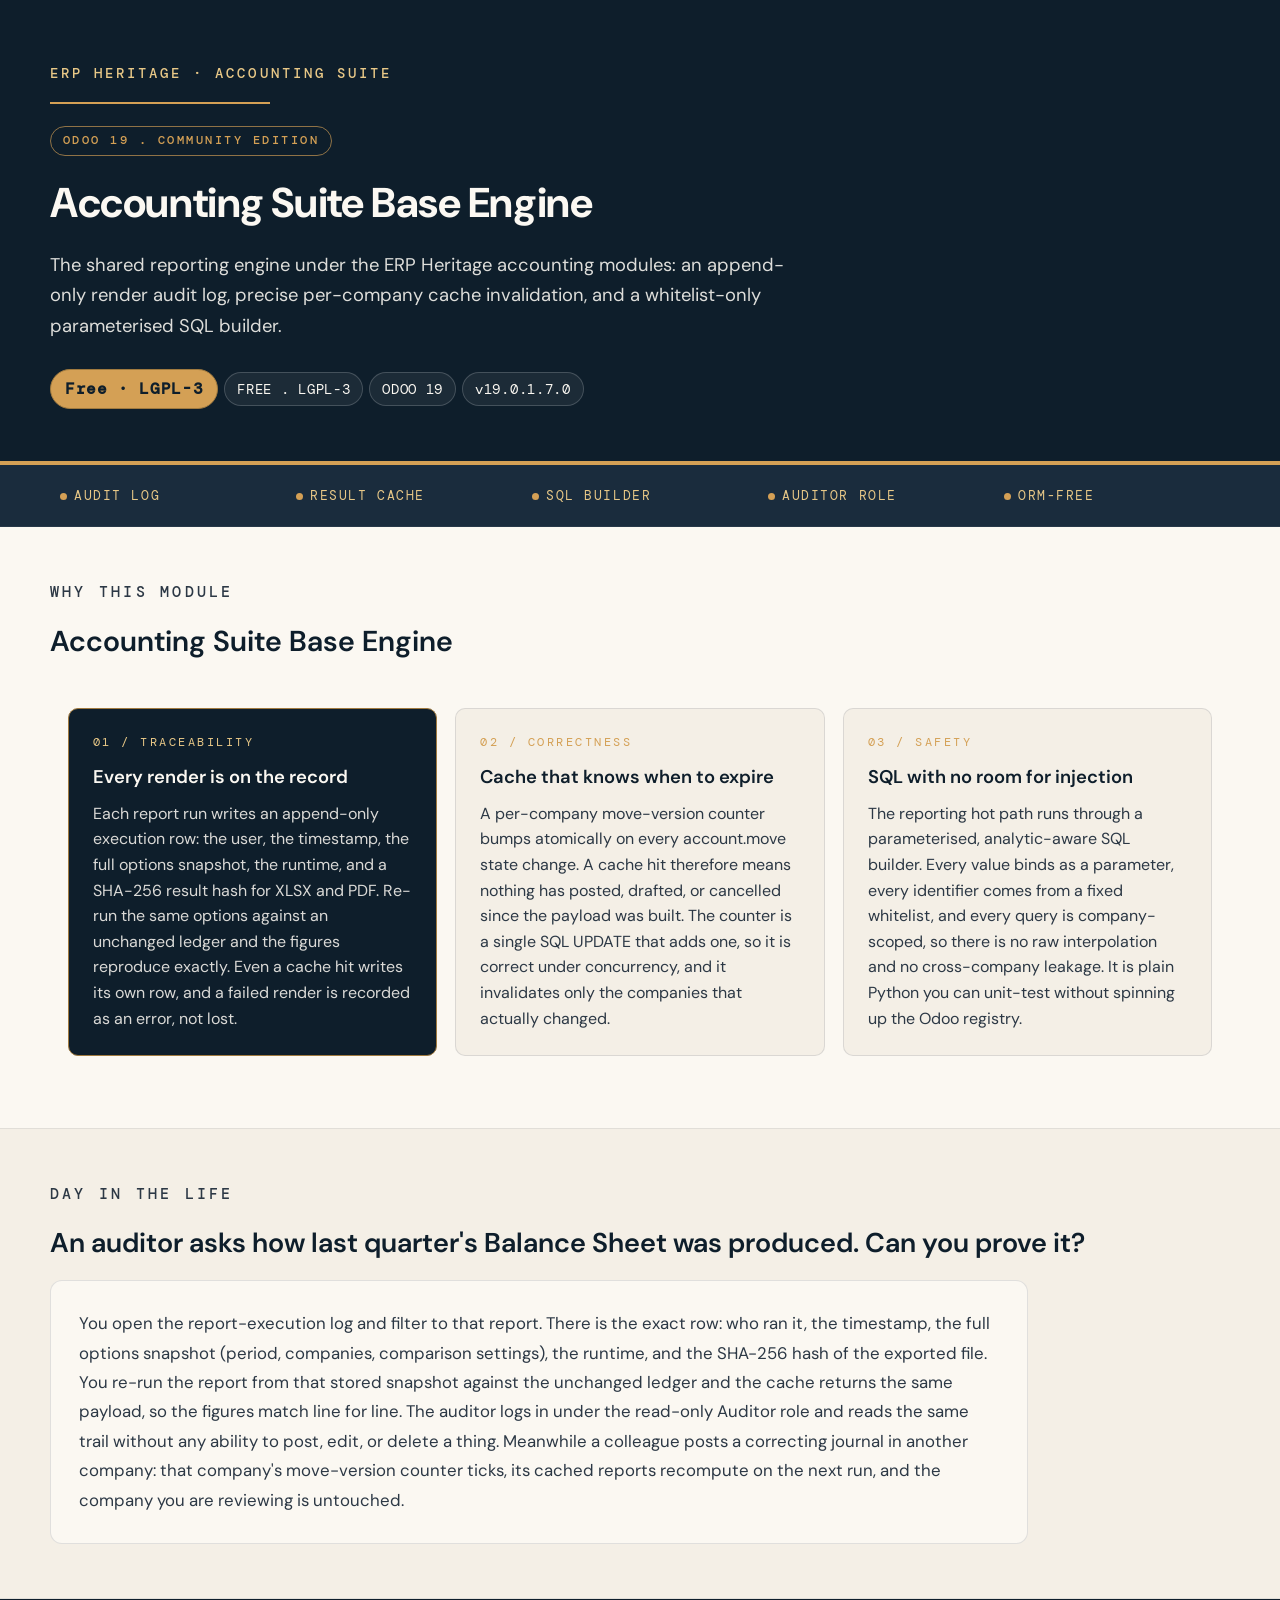
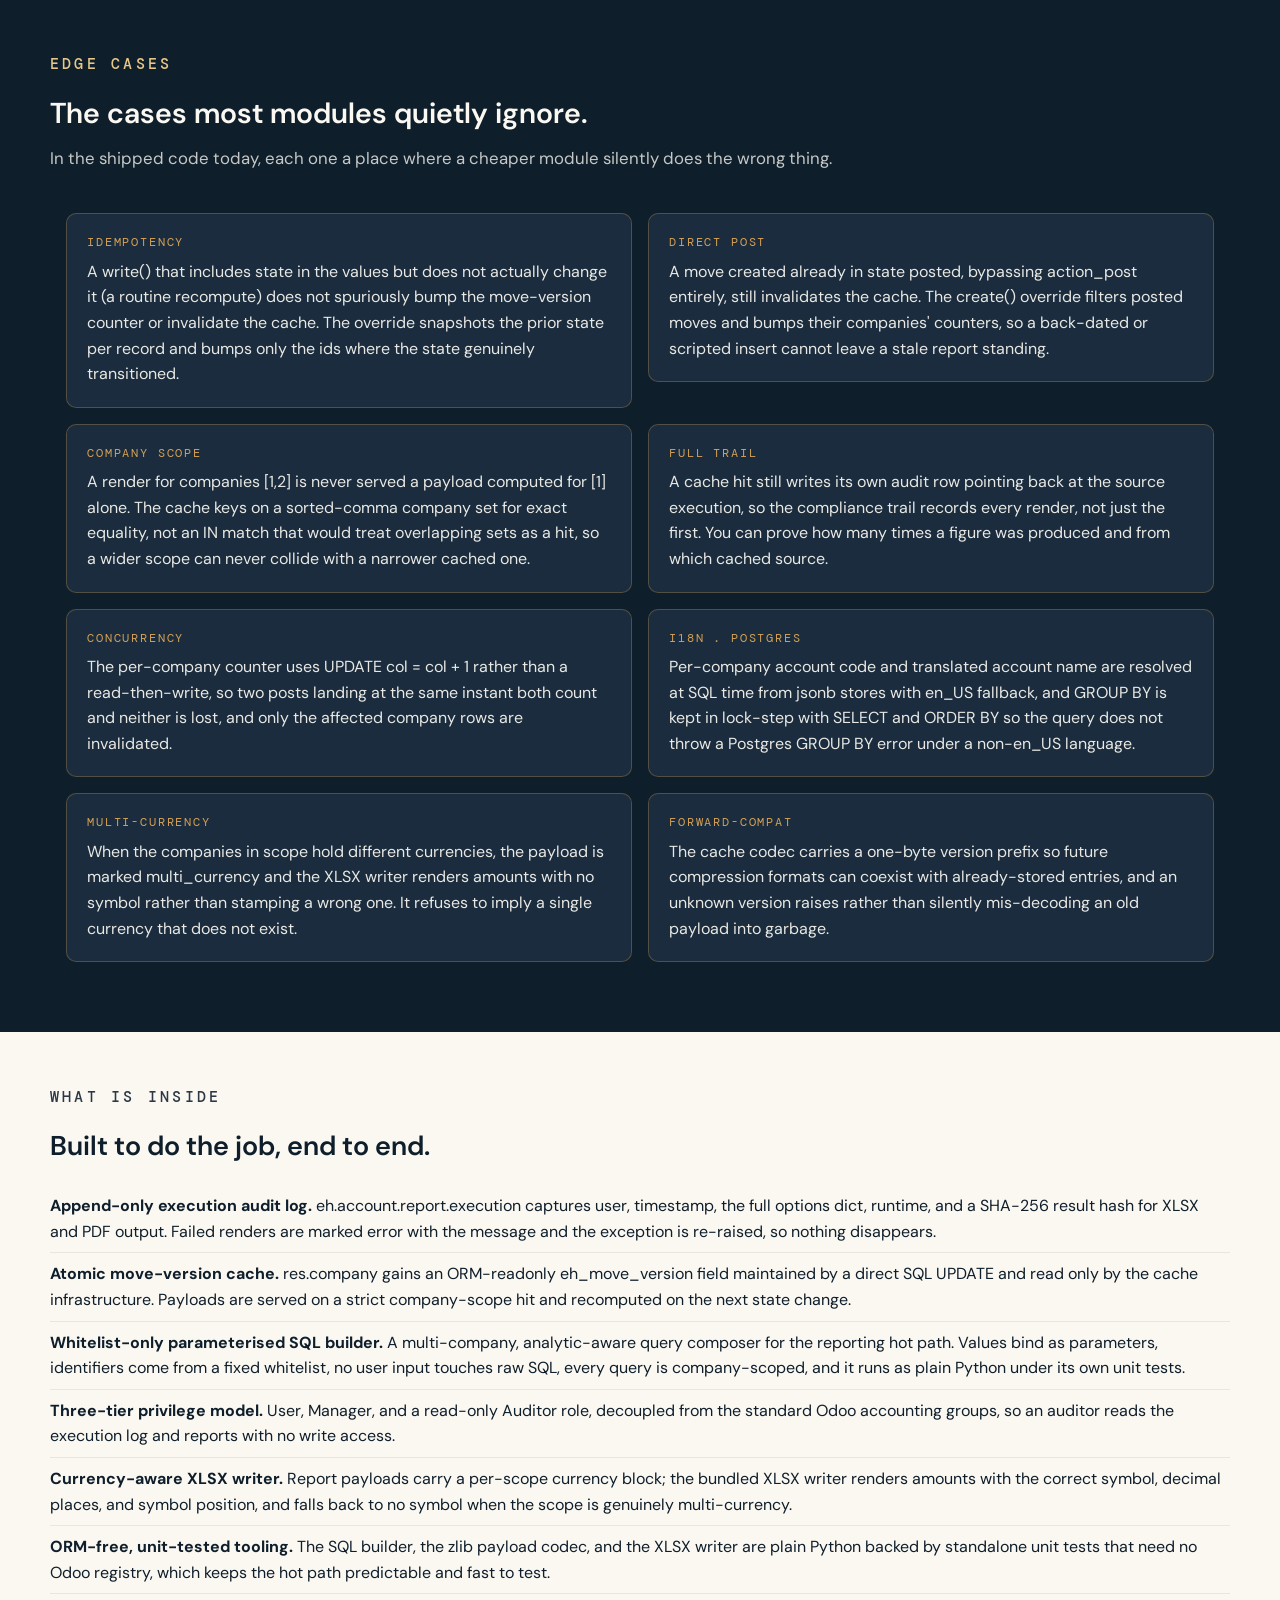
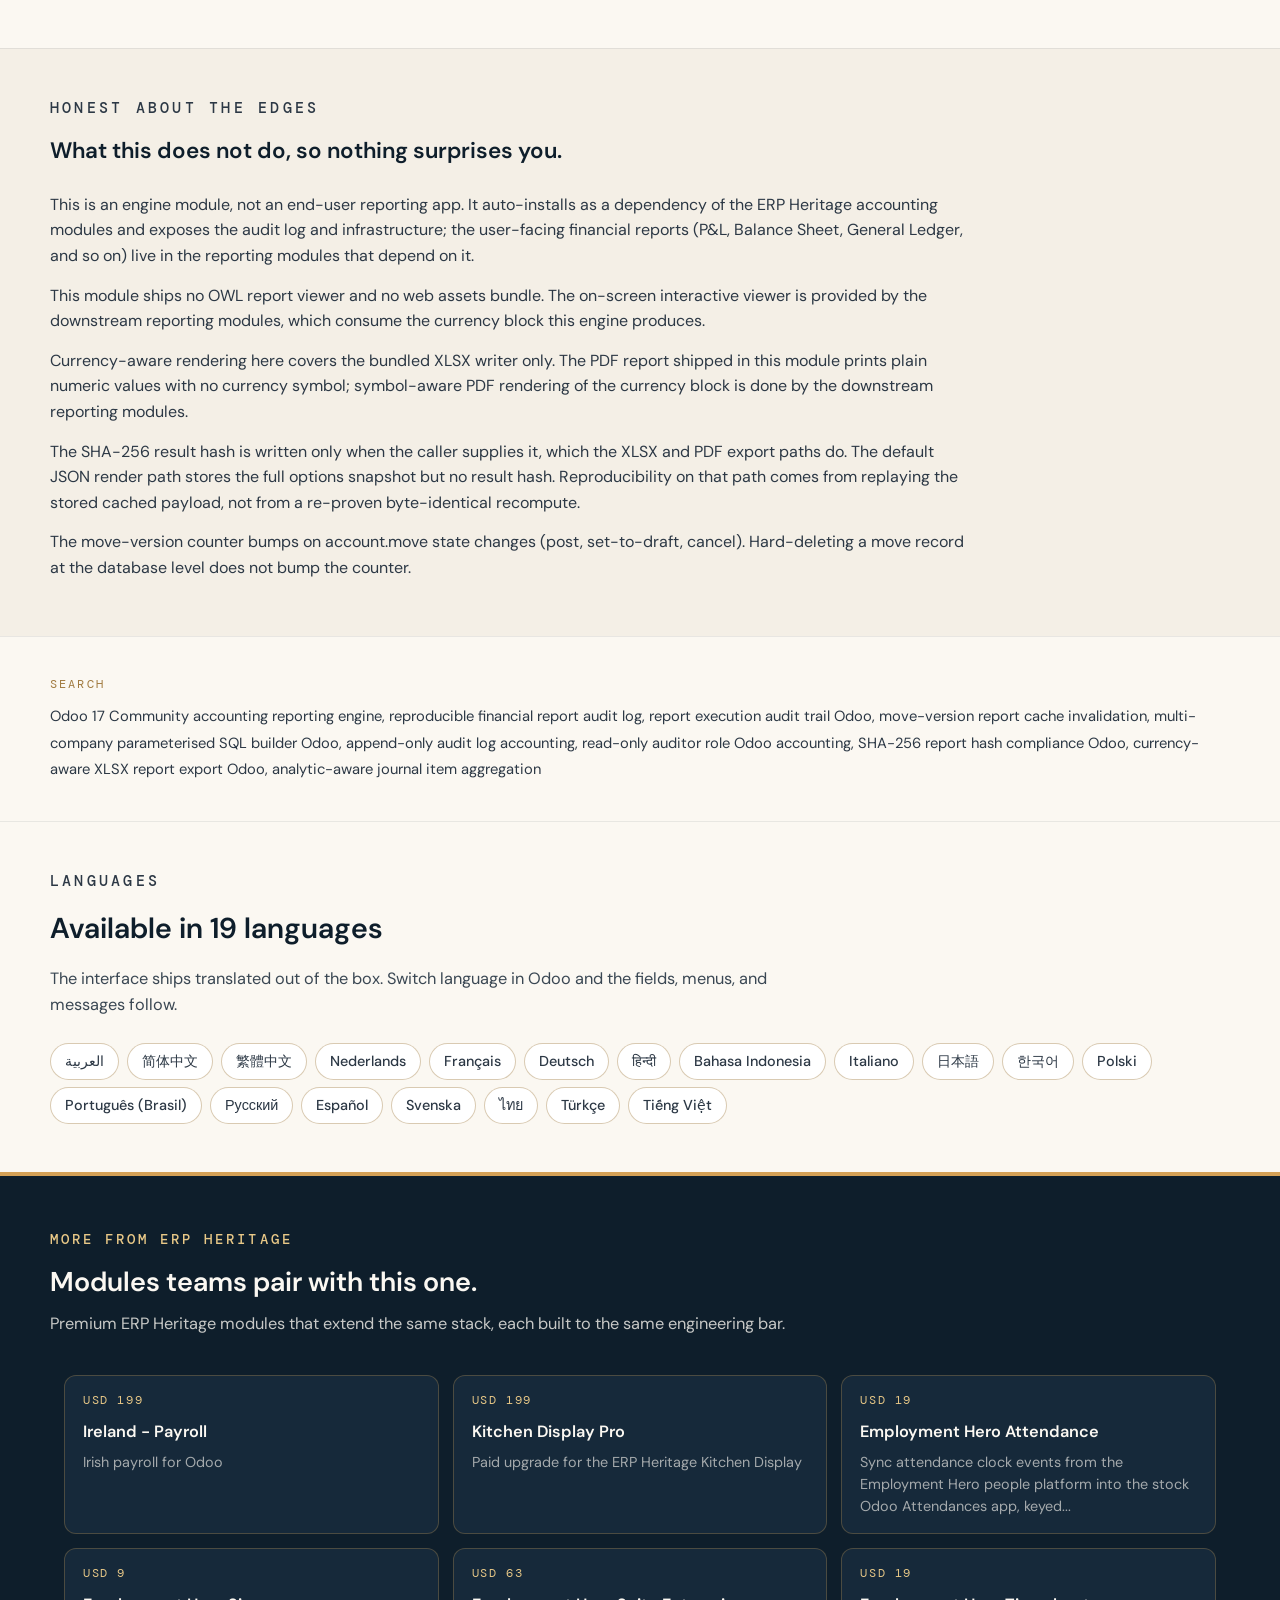
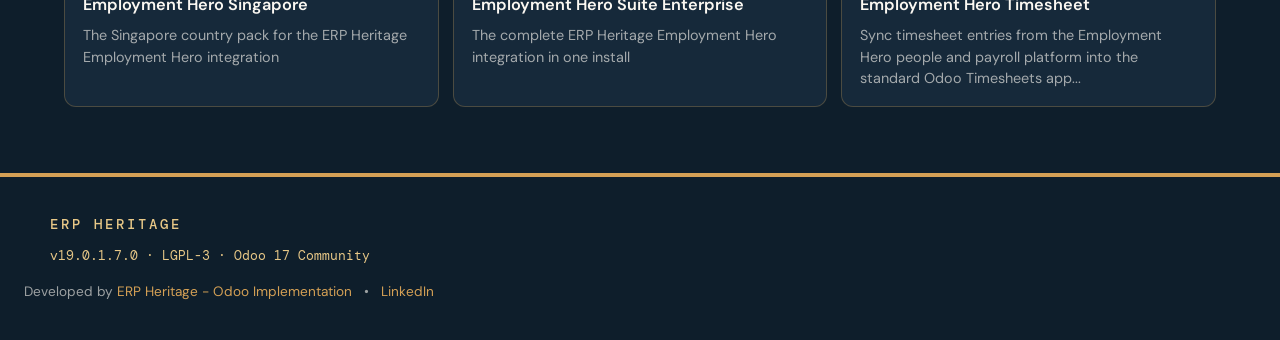
<file: custom_addons/eh_account_base/static/description/index.html>
<!DOCTYPE html>
<html lang="en">
<head>
<meta charset="UTF-8">
<title>Accounting Suite Base Engine | ERP Heritage</title>
<meta name="viewport" content="width=device-width, initial-scale=1">
<meta name="description" content="Shared reporting engine for the ERP Heritage Odoo 17 Community accounting suite, providing a reproducible report-execution audit log and a move-version result cache. Append-only audit log of every report render with user, timestamp, the full options snapshot, runtime, and a SHA-256 result hash for X">
<link rel="preconnect" href="https://fonts.googleapis.com">
<link rel="preconnect" href="https://fonts.gstatic.com" crossorigin>
<link href="https://fonts.googleapis.com/css2?family=DM+Sans:wght@400;500;600;700&family=DM+Mono:wght@400;500&display=swap" rel="stylesheet">
</head>
<body style="margin:0;padding:0;background-color:#FBF8F2;color:#0E1E2B;font-family:'DM Sans',-apple-system,BlinkMacSystemFont,'Segoe UI',Roboto,system-ui,sans-serif;font-size:16px;line-height:1.6;font-weight:400;">
<header style="background-color:#0E1E2B;color:#FBF8F2;padding:60px 24px 52px 24px;border-bottom:4px solid #D4A055;">
  <div style="max-width:1180px;margin:0 auto;">
    <div style="margin-bottom:16px;"><span style="font-size:0.86rem;font-weight:500;letter-spacing:0.22em;text-transform:uppercase;color:#E8C887;font-family:'DM Mono',ui-monospace,monospace;">ERP Heritage &middot; Accounting Suite</span></div>
    <div style="width:220px;height:2px;background-color:#D4A055;margin:14px 0 18px 0;"></div>
    <span style="display:inline-block;font-family:'DM Mono',ui-monospace,monospace;font-size:0.78rem;font-weight:500;letter-spacing:0.2em;text-transform:uppercase;color:#D4A055;padding:4px 12px;border:1px solid rgba(212,160,85,0.65);border-radius:999px;margin:4px 6px 8px 0;">ODOO 19 . COMMUNITY EDITION</span>
    <h1 style="font-size:2.6rem;margin:6px 0 10px 0;font-weight:700;letter-spacing:-0.01em;color:#FBF8F2;">Accounting Suite Base Engine</h1>
    <p style="margin:14px 0 0 0;font-size:1.15rem;line-height:1.65;max-width:760px;color:rgba(251,248,242,0.88);">The shared reporting engine under the ERP Heritage accounting modules: an append-only render audit log, precise per-company cache invalidation, and a whitelist-only parameterised SQL builder.</p>
    <div style="margin-top:24px;"><span style="display:inline-block;background-color:#D4A055;border:1px solid #A07A3F;color:#0E1E2B;padding:6px 14px;border-radius:999px;font-size:1.0rem;letter-spacing:0.04em;font-family:'DM Mono',ui-monospace,monospace;margin:4px 6px 0 0;font-weight:600;">Free · LGPL-3</span><span style="display:inline-block;background-color:rgba(255,255,255,0.06);border:1px solid rgba(255,255,255,0.18);color:#FBF8F2;padding:5px 12px;border-radius:999px;font-size:0.86rem;letter-spacing:0.05em;font-family:'DM Mono',ui-monospace,monospace;margin:4px 6px 0 0;">FREE . LGPL-3</span><span style="display:inline-block;background-color:rgba(255,255,255,0.06);border:1px solid rgba(255,255,255,0.18);color:#FBF8F2;padding:5px 12px;border-radius:999px;font-size:0.86rem;letter-spacing:0.05em;font-family:'DM Mono',ui-monospace,monospace;margin:4px 6px 0 0;">ODOO 19</span><span style="display:inline-block;background-color:rgba(255,255,255,0.06);border:1px solid rgba(255,255,255,0.18);color:#FBF8F2;padding:5px 12px;border-radius:999px;font-size:0.86rem;letter-spacing:0.05em;font-family:'DM Mono',ui-monospace,monospace;margin:4px 6px 0 0;">v19.0.1.7.0</span></div>
  </div>
</header>
<section style="background-color:#1A2C3D;color:#FBF8F2;padding:20px 0;border-bottom:1px solid rgba(255,255,255,0.06);">
  <div style="max-width:1180px;margin:0 auto;padding:0 24px;display:table;width:100%;table-layout:fixed;"><div style="display:table-cell;font-family:'DM Mono',ui-monospace,monospace;font-size:0.82rem;letter-spacing:0.12em;text-transform:uppercase;color:#E8C887;padding:0 10px;vertical-align:middle;"><span style="display:inline-block;width:7px;height:7px;background-color:#D4A055;border-radius:50%;margin-right:7px;vertical-align:middle;"></span>Audit log</div><div style="display:table-cell;font-family:'DM Mono',ui-monospace,monospace;font-size:0.82rem;letter-spacing:0.12em;text-transform:uppercase;color:#E8C887;padding:0 10px;vertical-align:middle;"><span style="display:inline-block;width:7px;height:7px;background-color:#D4A055;border-radius:50%;margin-right:7px;vertical-align:middle;"></span>Result cache</div><div style="display:table-cell;font-family:'DM Mono',ui-monospace,monospace;font-size:0.82rem;letter-spacing:0.12em;text-transform:uppercase;color:#E8C887;padding:0 10px;vertical-align:middle;"><span style="display:inline-block;width:7px;height:7px;background-color:#D4A055;border-radius:50%;margin-right:7px;vertical-align:middle;"></span>SQL builder</div><div style="display:table-cell;font-family:'DM Mono',ui-monospace,monospace;font-size:0.82rem;letter-spacing:0.12em;text-transform:uppercase;color:#E8C887;padding:0 10px;vertical-align:middle;"><span style="display:inline-block;width:7px;height:7px;background-color:#D4A055;border-radius:50%;margin-right:7px;vertical-align:middle;"></span>Auditor role</div><div style="display:table-cell;font-family:'DM Mono',ui-monospace,monospace;font-size:0.82rem;letter-spacing:0.12em;text-transform:uppercase;color:#E8C887;padding:0 10px;vertical-align:middle;"><span style="display:inline-block;width:7px;height:7px;background-color:#D4A055;border-radius:50%;margin-right:7px;vertical-align:middle;"></span>ORM-free</div></div>
</section>
<section style="padding:54px 0;background-color:#FBF8F2;">
  <div style="max-width:1180px;margin:0 auto;padding:0 24px;">
    <h2 style="font-size:0.92rem;text-transform:uppercase;letter-spacing:0.22em;color:#2C3845;margin:0 0 14px 0;font-weight:500;font-family:'DM Mono',ui-monospace,monospace;">Why this module</h2>
    <h3 style="font-size:1.8rem;margin:0 0 26px 0;font-weight:600;color:#0E1E2B;">Accounting Suite Base Engine</h3>
    <div style="display:table;width:100%;border-collapse:separate;border-spacing:18px;"><div style="display:table-row;"><div style="display:table-cell;width:33.33%;vertical-align:top;"><div style="background-color:#0E1E2B;color:#FBF8F2;border:1px solid #A07A3F;padding:24px;border-radius:10px;height:100%;box-sizing:border-box;"><div style="font-family:'DM Mono',ui-monospace,monospace;font-size:0.78rem;letter-spacing:0.2em;color:#E8C887;margin-bottom:10px;">01 / TRACEABILITY</div><h3 style="font-size:1.15rem;font-weight:600;margin:0 0 8px 0;color:#FBF8F2;">Every render is on the record</h3><p style="font-size:1.0rem;color:rgba(251,248,242,0.86);line-height:1.6;margin:0;">Each report run writes an append-only execution row: the user, the timestamp, the full options snapshot, the runtime, and a SHA-256 result hash for XLSX and PDF. Re-run the same options against an unchanged ledger and the figures reproduce exactly. Even a cache hit writes its own row, and a failed render is recorded as an error, not lost.</p></div></div><div style="display:table-cell;width:33.33%;vertical-align:top;"><div style="background-color:#F4EFE6;color:#0E1E2B;border:1px solid rgba(58,74,92,0.14);padding:24px;border-radius:10px;height:100%;box-sizing:border-box;"><div style="font-family:'DM Mono',ui-monospace,monospace;font-size:0.78rem;letter-spacing:0.2em;color:#D4A055;margin-bottom:10px;">02 / CORRECTNESS</div><h3 style="font-size:1.15rem;font-weight:600;margin:0 0 8px 0;color:#0E1E2B;">Cache that knows when to expire</h3><p style="font-size:1.0rem;color:#2C3845;line-height:1.6;margin:0;">A per-company move-version counter bumps atomically on every account.move state change. A cache hit therefore means nothing has posted, drafted, or cancelled since the payload was built. The counter is a single SQL UPDATE that adds one, so it is correct under concurrency, and it invalidates only the companies that actually changed.</p></div></div><div style="display:table-cell;width:33.33%;vertical-align:top;"><div style="background-color:#F4EFE6;color:#0E1E2B;border:1px solid rgba(58,74,92,0.14);padding:24px;border-radius:10px;height:100%;box-sizing:border-box;"><div style="font-family:'DM Mono',ui-monospace,monospace;font-size:0.78rem;letter-spacing:0.2em;color:#D4A055;margin-bottom:10px;">03 / SAFETY</div><h3 style="font-size:1.15rem;font-weight:600;margin:0 0 8px 0;color:#0E1E2B;">SQL with no room for injection</h3><p style="font-size:1.0rem;color:#2C3845;line-height:1.6;margin:0;">The reporting hot path runs through a parameterised, analytic-aware SQL builder. Every value binds as a parameter, every identifier comes from a fixed whitelist, and every query is company-scoped, so there is no raw interpolation and no cross-company leakage. It is plain Python you can unit-test without spinning up the Odoo registry.</p></div></div></div></div>
  </div>
</section>
<section style="padding:54px 0;background-color:#F4EFE6;border-top:1px solid rgba(58,74,92,0.10);border-bottom:1px solid rgba(58,74,92,0.10);">
  <div style="max-width:1180px;margin:0 auto;padding:0 24px;">
    <h2 style="font-size:0.92rem;text-transform:uppercase;letter-spacing:0.22em;color:#2C3845;margin:0 0 14px 0;font-weight:500;font-family:'DM Mono',ui-monospace,monospace;">Day in the life</h2>
    <h3 style="font-size:1.7rem;margin:0 0 16px 0;font-weight:600;color:#0E1E2B;">An auditor asks how last quarter's Balance Sheet was produced. Can you prove it?</h3>
    <div style="background-color:#FBF8F2;border:1px solid rgba(58,74,92,0.14);border-radius:12px;padding:28px;max-width:920px;">
      <p style="font-size:1.05rem;line-height:1.75;color:#2C3845;margin:0;">You open the report-execution log and filter to that report. There is the exact row: who ran it, the timestamp, the full options snapshot (period, companies, comparison settings), the runtime, and the SHA-256 hash of the exported file. You re-run the report from that stored snapshot against the unchanged ledger and the cache returns the same payload, so the figures match line for line. The auditor logs in under the read-only Auditor role and reads the same trail without any ability to post, edit, or delete a thing. Meanwhile a colleague posts a correcting journal in another company: that company's move-version counter ticks, its cached reports recompute on the next run, and the company you are reviewing is untouched.</p>
    </div>
  </div>
</section>
<section style="padding:54px 0;background-color:#0E1E2B;color:#FBF8F2;">
  <div style="max-width:1180px;margin:0 auto;padding:0 24px;">
    <h2 style="font-size:0.92rem;text-transform:uppercase;letter-spacing:0.22em;color:#E8C887;margin:0 0 14px 0;font-weight:500;font-family:'DM Mono',ui-monospace,monospace;">Edge cases</h2>
    <h3 style="font-size:1.8rem;margin:0 0 8px 0;font-weight:600;color:#FBF8F2;">The cases most modules quietly ignore.</h3>
    <p style="font-size:1.05rem;color:rgba(251,248,242,0.78);margin:0 0 26px 0;max-width:820px;">In the shipped code today, each one a place where a cheaper module silently does the wrong thing.</p>
    <div style="display:table;width:100%;border-collapse:separate;border-spacing:16px;"><div style="display:table-row;"><div style="display:table-cell;width:50%;vertical-align:top;"><div style="background-color:#1A2C3D;border:1px solid rgba(212,160,85,0.30);border-radius:10px;padding:20px;height:100%;box-sizing:border-box;"><div style="font-family:'DM Mono',ui-monospace,monospace;font-size:0.72rem;letter-spacing:0.16em;color:#D4A055;margin-bottom:6px;">IDEMPOTENCY</div><p style="margin:0;font-size:1.0rem;line-height:1.6;color:rgba(251,248,242,0.92);">A write() that includes state in the values but does not actually change it (a routine recompute) does not spuriously bump the move-version counter or invalidate the cache. The override snapshots the prior state per record and bumps only the ids where the state genuinely transitioned.</p></div></div><div style="display:table-cell;width:50%;vertical-align:top;"><div style="background-color:#1A2C3D;border:1px solid rgba(212,160,85,0.30);border-radius:10px;padding:20px;height:100%;box-sizing:border-box;"><div style="font-family:'DM Mono',ui-monospace,monospace;font-size:0.72rem;letter-spacing:0.16em;color:#D4A055;margin-bottom:6px;">DIRECT POST</div><p style="margin:0;font-size:1.0rem;line-height:1.6;color:rgba(251,248,242,0.92);">A move created already in state posted, bypassing action_post entirely, still invalidates the cache. The create() override filters posted moves and bumps their companies' counters, so a back-dated or scripted insert cannot leave a stale report standing.</p></div></div></div><div style="display:table-row;"><div style="display:table-cell;width:50%;vertical-align:top;"><div style="background-color:#1A2C3D;border:1px solid rgba(212,160,85,0.30);border-radius:10px;padding:20px;height:100%;box-sizing:border-box;"><div style="font-family:'DM Mono',ui-monospace,monospace;font-size:0.72rem;letter-spacing:0.16em;color:#D4A055;margin-bottom:6px;">COMPANY SCOPE</div><p style="margin:0;font-size:1.0rem;line-height:1.6;color:rgba(251,248,242,0.92);">A render for companies [1,2] is never served a payload computed for [1] alone. The cache keys on a sorted-comma company set for exact equality, not an IN match that would treat overlapping sets as a hit, so a wider scope can never collide with a narrower cached one.</p></div></div><div style="display:table-cell;width:50%;vertical-align:top;"><div style="background-color:#1A2C3D;border:1px solid rgba(212,160,85,0.30);border-radius:10px;padding:20px;height:100%;box-sizing:border-box;"><div style="font-family:'DM Mono',ui-monospace,monospace;font-size:0.72rem;letter-spacing:0.16em;color:#D4A055;margin-bottom:6px;">FULL TRAIL</div><p style="margin:0;font-size:1.0rem;line-height:1.6;color:rgba(251,248,242,0.92);">A cache hit still writes its own audit row pointing back at the source execution, so the compliance trail records every render, not just the first. You can prove how many times a figure was produced and from which cached source.</p></div></div></div><div style="display:table-row;"><div style="display:table-cell;width:50%;vertical-align:top;"><div style="background-color:#1A2C3D;border:1px solid rgba(212,160,85,0.30);border-radius:10px;padding:20px;height:100%;box-sizing:border-box;"><div style="font-family:'DM Mono',ui-monospace,monospace;font-size:0.72rem;letter-spacing:0.16em;color:#D4A055;margin-bottom:6px;">CONCURRENCY</div><p style="margin:0;font-size:1.0rem;line-height:1.6;color:rgba(251,248,242,0.92);">The per-company counter uses UPDATE col = col + 1 rather than a read-then-write, so two posts landing at the same instant both count and neither is lost, and only the affected company rows are invalidated.</p></div></div><div style="display:table-cell;width:50%;vertical-align:top;"><div style="background-color:#1A2C3D;border:1px solid rgba(212,160,85,0.30);border-radius:10px;padding:20px;height:100%;box-sizing:border-box;"><div style="font-family:'DM Mono',ui-monospace,monospace;font-size:0.72rem;letter-spacing:0.16em;color:#D4A055;margin-bottom:6px;">I18N . POSTGRES</div><p style="margin:0;font-size:1.0rem;line-height:1.6;color:rgba(251,248,242,0.92);">Per-company account code and translated account name are resolved at SQL time from jsonb stores with en_US fallback, and GROUP BY is kept in lock-step with SELECT and ORDER BY so the query does not throw a Postgres GROUP BY error under a non-en_US language.</p></div></div></div><div style="display:table-row;"><div style="display:table-cell;width:50%;vertical-align:top;"><div style="background-color:#1A2C3D;border:1px solid rgba(212,160,85,0.30);border-radius:10px;padding:20px;height:100%;box-sizing:border-box;"><div style="font-family:'DM Mono',ui-monospace,monospace;font-size:0.72rem;letter-spacing:0.16em;color:#D4A055;margin-bottom:6px;">MULTI-CURRENCY</div><p style="margin:0;font-size:1.0rem;line-height:1.6;color:rgba(251,248,242,0.92);">When the companies in scope hold different currencies, the payload is marked multi_currency and the XLSX writer renders amounts with no symbol rather than stamping a wrong one. It refuses to imply a single currency that does not exist.</p></div></div><div style="display:table-cell;width:50%;vertical-align:top;"><div style="background-color:#1A2C3D;border:1px solid rgba(212,160,85,0.30);border-radius:10px;padding:20px;height:100%;box-sizing:border-box;"><div style="font-family:'DM Mono',ui-monospace,monospace;font-size:0.72rem;letter-spacing:0.16em;color:#D4A055;margin-bottom:6px;">FORWARD-COMPAT</div><p style="margin:0;font-size:1.0rem;line-height:1.6;color:rgba(251,248,242,0.92);">The cache codec carries a one-byte version prefix so future compression formats can coexist with already-stored entries, and an unknown version raises rather than silently mis-decoding an old payload into garbage.</p></div></div></div></div>
  </div>
</section>
<section style="padding:54px 0;background-color:#FBF8F2;">
  <div style="max-width:1180px;margin:0 auto;padding:0 24px;">
    <h2 style="font-size:0.92rem;text-transform:uppercase;letter-spacing:0.22em;color:#2C3845;margin:0 0 14px 0;font-weight:500;font-family:'DM Mono',ui-monospace,monospace;">What is inside</h2>
    <h3 style="font-size:1.7rem;margin:0 0 18px 0;font-weight:600;color:#0E1E2B;">Built to do the job, end to end.</h3>
    <ul style="margin:0;padding:0;list-style:none;"><li style="padding:8px 0;border-bottom:1px solid rgba(58,74,92,0.10);"><strong>Append-only execution audit log.</strong> eh.account.report.execution captures user, timestamp, the full options dict, runtime, and a SHA-256 result hash for XLSX and PDF output. Failed renders are marked error with the message and the exception is re-raised, so nothing disappears.</li><li style="padding:8px 0;border-bottom:1px solid rgba(58,74,92,0.10);"><strong>Atomic move-version cache.</strong> res.company gains an ORM-readonly eh_move_version field maintained by a direct SQL UPDATE and read only by the cache infrastructure. Payloads are served on a strict company-scope hit and recomputed on the next state change.</li><li style="padding:8px 0;border-bottom:1px solid rgba(58,74,92,0.10);"><strong>Whitelist-only parameterised SQL builder.</strong> A multi-company, analytic-aware query composer for the reporting hot path. Values bind as parameters, identifiers come from a fixed whitelist, no user input touches raw SQL, every query is company-scoped, and it runs as plain Python under its own unit tests.</li><li style="padding:8px 0;border-bottom:1px solid rgba(58,74,92,0.10);"><strong>Three-tier privilege model.</strong> User, Manager, and a read-only Auditor role, decoupled from the standard Odoo accounting groups, so an auditor reads the execution log and reports with no write access.</li><li style="padding:8px 0;border-bottom:1px solid rgba(58,74,92,0.10);"><strong>Currency-aware XLSX writer.</strong> Report payloads carry a per-scope currency block; the bundled XLSX writer renders amounts with the correct symbol, decimal places, and symbol position, and falls back to no symbol when the scope is genuinely multi-currency.</li><li style="padding:8px 0;border-bottom:1px solid rgba(58,74,92,0.10);"><strong>ORM-free, unit-tested tooling.</strong> The SQL builder, the zlib payload codec, and the XLSX writer are plain Python backed by standalone unit tests that need no Odoo registry, which keeps the hot path predictable and fast to test.</li></ul>
  </div>
</section>
<section style="padding:48px 0;background-color:#F4EFE6;border-top:1px solid rgba(58,74,92,0.10);">
  <div style="max-width:1180px;margin:0 auto;padding:0 24px;">
    <h2 style="font-size:0.92rem;text-transform:uppercase;letter-spacing:0.22em;color:#2C3845;margin:0 0 12px 0;font-weight:500;font-family:'DM Mono',ui-monospace,monospace;">Honest about the edges</h2>
    <h3 style="font-size:1.4rem;margin:0 0 16px 0;font-weight:600;color:#0E1E2B;">What this does not do, so nothing surprises you.</h3>
    <ul style="margin:0;padding:0;list-style:none;max-width:920px;"><li style="padding:7px 0;color:#2C3845;font-size:1.0rem;line-height:1.6;">This is an engine module, not an end-user reporting app. It auto-installs as a dependency of the ERP Heritage accounting modules and exposes the audit log and infrastructure; the user-facing financial reports (P&amp;L, Balance Sheet, General Ledger, and so on) live in the reporting modules that depend on it.</li><li style="padding:7px 0;color:#2C3845;font-size:1.0rem;line-height:1.6;">This module ships no OWL report viewer and no web assets bundle. The on-screen interactive viewer is provided by the downstream reporting modules, which consume the currency block this engine produces.</li><li style="padding:7px 0;color:#2C3845;font-size:1.0rem;line-height:1.6;">Currency-aware rendering here covers the bundled XLSX writer only. The PDF report shipped in this module prints plain numeric values with no currency symbol; symbol-aware PDF rendering of the currency block is done by the downstream reporting modules.</li><li style="padding:7px 0;color:#2C3845;font-size:1.0rem;line-height:1.6;">The SHA-256 result hash is written only when the caller supplies it, which the XLSX and PDF export paths do. The default JSON render path stores the full options snapshot but no result hash. Reproducibility on that path comes from replaying the stored cached payload, not from a re-proven byte-identical recompute.</li><li style="padding:7px 0;color:#2C3845;font-size:1.0rem;line-height:1.6;">The move-version counter bumps on account.move state changes (post, set-to-draft, cancel). Hard-deleting a move record at the database level does not bump the counter.</li></ul>
  </div>
</section>
<section style="padding:38px 0;background-color:#FBF8F2;border-top:1px solid rgba(58,74,92,0.10);">
  <div style="max-width:1180px;margin:0 auto;padding:0 24px;">
    <div style="font-family:'DM Mono',ui-monospace,monospace;font-size:0.74rem;letter-spacing:0.18em;text-transform:uppercase;color:#A07A3F;margin-bottom:10px;">Search</div>
    <p style="font-size:0.92rem;color:#2C3845;line-height:1.8;margin:0;">Odoo 17 Community accounting reporting engine, reproducible financial report audit log, report execution audit trail Odoo, move-version report cache invalidation, multi-company parameterised SQL builder Odoo, append-only audit log accounting, read-only auditor role Odoo accounting, SHA-256 report hash compliance Odoo, currency-aware XLSX report export Odoo, analytic-aware journal item aggregation</p>
  </div>
</section>
<!-- eh-i18n-langs-v1 -->
<section style="padding:48px 0;background-color:#FBF8F2;border-top:1px solid rgba(14,30,43,0.08);"><div style="max-width:1180px;margin:0 auto;padding:0 24px;"><h2 style="font-size:0.92rem;text-transform:uppercase;letter-spacing:0.22em;color:#2C3845;margin:0 0 12px 0;font-weight:500;font-family:'DM Mono',ui-monospace,monospace;">Languages</h2><h3 style="font-size:1.8rem;margin:0 0 14px 0;font-weight:600;color:#0E1E2B;">Available in 19 languages</h3><p style="margin:0 0 18px 0;font-size:1.02rem;line-height:1.6;color:#3A4753;max-width:780px;">The interface ships translated out of the box. Switch language in Odoo and the fields, menus, and messages follow.</p><div style="margin:0;"><span style="display:inline-block;background-color:#FFFFFF;border:1px solid rgba(160,122,63,0.40);color:#2C3845;padding:6px 14px;border-radius:999px;font-size:0.9rem;font-weight:500;font-family:'DM Sans',-apple-system,BlinkMacSystemFont,sans-serif;margin:7px 8px 0 0;">العربية</span><span style="display:inline-block;background-color:#FFFFFF;border:1px solid rgba(160,122,63,0.40);color:#2C3845;padding:6px 14px;border-radius:999px;font-size:0.9rem;font-weight:500;font-family:'DM Sans',-apple-system,BlinkMacSystemFont,sans-serif;margin:7px 8px 0 0;">简体中文</span><span style="display:inline-block;background-color:#FFFFFF;border:1px solid rgba(160,122,63,0.40);color:#2C3845;padding:6px 14px;border-radius:999px;font-size:0.9rem;font-weight:500;font-family:'DM Sans',-apple-system,BlinkMacSystemFont,sans-serif;margin:7px 8px 0 0;">繁體中文</span><span style="display:inline-block;background-color:#FFFFFF;border:1px solid rgba(160,122,63,0.40);color:#2C3845;padding:6px 14px;border-radius:999px;font-size:0.9rem;font-weight:500;font-family:'DM Sans',-apple-system,BlinkMacSystemFont,sans-serif;margin:7px 8px 0 0;">Nederlands</span><span style="display:inline-block;background-color:#FFFFFF;border:1px solid rgba(160,122,63,0.40);color:#2C3845;padding:6px 14px;border-radius:999px;font-size:0.9rem;font-weight:500;font-family:'DM Sans',-apple-system,BlinkMacSystemFont,sans-serif;margin:7px 8px 0 0;">Français</span><span style="display:inline-block;background-color:#FFFFFF;border:1px solid rgba(160,122,63,0.40);color:#2C3845;padding:6px 14px;border-radius:999px;font-size:0.9rem;font-weight:500;font-family:'DM Sans',-apple-system,BlinkMacSystemFont,sans-serif;margin:7px 8px 0 0;">Deutsch</span><span style="display:inline-block;background-color:#FFFFFF;border:1px solid rgba(160,122,63,0.40);color:#2C3845;padding:6px 14px;border-radius:999px;font-size:0.9rem;font-weight:500;font-family:'DM Sans',-apple-system,BlinkMacSystemFont,sans-serif;margin:7px 8px 0 0;">हिन्दी</span><span style="display:inline-block;background-color:#FFFFFF;border:1px solid rgba(160,122,63,0.40);color:#2C3845;padding:6px 14px;border-radius:999px;font-size:0.9rem;font-weight:500;font-family:'DM Sans',-apple-system,BlinkMacSystemFont,sans-serif;margin:7px 8px 0 0;">Bahasa Indonesia</span><span style="display:inline-block;background-color:#FFFFFF;border:1px solid rgba(160,122,63,0.40);color:#2C3845;padding:6px 14px;border-radius:999px;font-size:0.9rem;font-weight:500;font-family:'DM Sans',-apple-system,BlinkMacSystemFont,sans-serif;margin:7px 8px 0 0;">Italiano</span><span style="display:inline-block;background-color:#FFFFFF;border:1px solid rgba(160,122,63,0.40);color:#2C3845;padding:6px 14px;border-radius:999px;font-size:0.9rem;font-weight:500;font-family:'DM Sans',-apple-system,BlinkMacSystemFont,sans-serif;margin:7px 8px 0 0;">日本語</span><span style="display:inline-block;background-color:#FFFFFF;border:1px solid rgba(160,122,63,0.40);color:#2C3845;padding:6px 14px;border-radius:999px;font-size:0.9rem;font-weight:500;font-family:'DM Sans',-apple-system,BlinkMacSystemFont,sans-serif;margin:7px 8px 0 0;">한국어</span><span style="display:inline-block;background-color:#FFFFFF;border:1px solid rgba(160,122,63,0.40);color:#2C3845;padding:6px 14px;border-radius:999px;font-size:0.9rem;font-weight:500;font-family:'DM Sans',-apple-system,BlinkMacSystemFont,sans-serif;margin:7px 8px 0 0;">Polski</span><span style="display:inline-block;background-color:#FFFFFF;border:1px solid rgba(160,122,63,0.40);color:#2C3845;padding:6px 14px;border-radius:999px;font-size:0.9rem;font-weight:500;font-family:'DM Sans',-apple-system,BlinkMacSystemFont,sans-serif;margin:7px 8px 0 0;">Português (Brasil)</span><span style="display:inline-block;background-color:#FFFFFF;border:1px solid rgba(160,122,63,0.40);color:#2C3845;padding:6px 14px;border-radius:999px;font-size:0.9rem;font-weight:500;font-family:'DM Sans',-apple-system,BlinkMacSystemFont,sans-serif;margin:7px 8px 0 0;">Русский</span><span style="display:inline-block;background-color:#FFFFFF;border:1px solid rgba(160,122,63,0.40);color:#2C3845;padding:6px 14px;border-radius:999px;font-size:0.9rem;font-weight:500;font-family:'DM Sans',-apple-system,BlinkMacSystemFont,sans-serif;margin:7px 8px 0 0;">Español</span><span style="display:inline-block;background-color:#FFFFFF;border:1px solid rgba(160,122,63,0.40);color:#2C3845;padding:6px 14px;border-radius:999px;font-size:0.9rem;font-weight:500;font-family:'DM Sans',-apple-system,BlinkMacSystemFont,sans-serif;margin:7px 8px 0 0;">Svenska</span><span style="display:inline-block;background-color:#FFFFFF;border:1px solid rgba(160,122,63,0.40);color:#2C3845;padding:6px 14px;border-radius:999px;font-size:0.9rem;font-weight:500;font-family:'DM Sans',-apple-system,BlinkMacSystemFont,sans-serif;margin:7px 8px 0 0;">ไทย</span><span style="display:inline-block;background-color:#FFFFFF;border:1px solid rgba(160,122,63,0.40);color:#2C3845;padding:6px 14px;border-radius:999px;font-size:0.9rem;font-weight:500;font-family:'DM Sans',-apple-system,BlinkMacSystemFont,sans-serif;margin:7px 8px 0 0;">Türkçe</span><span style="display:inline-block;background-color:#FFFFFF;border:1px solid rgba(160,122,63,0.40);color:#2C3845;padding:6px 14px;border-radius:999px;font-size:0.9rem;font-weight:500;font-family:'DM Sans',-apple-system,BlinkMacSystemFont,sans-serif;margin:7px 8px 0 0;">Tiếng Việt</span></div></div></section>
<!-- EH_CROSSSELL_START -->
<section style="padding:52px 0;background-color:#0E1E2B;color:#FBF8F2;border-top:4px solid #D4A055;">
  <div style="max-width:1180px;margin:0 auto;padding:0 24px;">
    <div style="font-family:'DM Mono',ui-monospace,monospace;font-size:0.86rem;font-weight:500;letter-spacing:0.22em;text-transform:uppercase;color:#E8C887;margin-bottom:10px;">More from ERP Heritage</div>
    <h3 style="font-size:1.7rem;margin:0 0 8px 0;font-weight:600;color:#FBF8F2;">Modules teams pair with this one.</h3>
    <p style="font-size:1.02rem;color:rgba(251,248,242,0.78);margin:0 0 24px 0;max-width:820px;">Premium ERP Heritage modules that extend the same stack, each built to the same engineering bar.</p>
    <div style="display:table;width:100%;border-collapse:separate;border-spacing:14px;"><div style="display:table-row;"><div style="display:table-cell;width:33%;vertical-align:top;padding:16px 18px;background-color:#16293A;border:1px solid rgba(212,160,85,0.28);border-radius:12px;"><div style="font-family:'DM Mono',ui-monospace,monospace;font-size:0.72rem;letter-spacing:0.14em;text-transform:uppercase;color:#E8C887;margin-bottom:8px;">USD 199</div><a href="https://apps.odoo.com/apps/modules/19.0/eh_l10n_ie_hr_payroll/" target="_blank" style="color:#FBF8F2;text-decoration:none;font-weight:600;font-size:1.02rem;line-height:1.4;">Ireland - Payroll</a><p style="margin:8px 0 0 0;font-size:0.9rem;line-height:1.5;color:rgba(251,248,242,0.82);"> <span style="color:rgba(251,248,242,0.62);font-weight:400;">Irish payroll for Odoo</span></p></div><div style="display:table-cell;width:33%;vertical-align:top;padding:16px 18px;background-color:#16293A;border:1px solid rgba(212,160,85,0.28);border-radius:12px;"><div style="font-family:'DM Mono',ui-monospace,monospace;font-size:0.72rem;letter-spacing:0.14em;text-transform:uppercase;color:#E8C887;margin-bottom:8px;">USD 199</div><a href="https://apps.odoo.com/apps/modules/19.0/eh_pos_kds_pro/" target="_blank" style="color:#FBF8F2;text-decoration:none;font-weight:600;font-size:1.02rem;line-height:1.4;">Kitchen Display Pro</a><p style="margin:8px 0 0 0;font-size:0.9rem;line-height:1.5;color:rgba(251,248,242,0.82);"> <span style="color:rgba(251,248,242,0.62);font-weight:400;">Paid upgrade for the ERP Heritage Kitchen Display</span></p></div><div style="display:table-cell;width:33%;vertical-align:top;padding:16px 18px;background-color:#16293A;border:1px solid rgba(212,160,85,0.28);border-radius:12px;"><div style="font-family:'DM Mono',ui-monospace,monospace;font-size:0.72rem;letter-spacing:0.14em;text-transform:uppercase;color:#E8C887;margin-bottom:8px;">USD 19</div><a href="https://apps.odoo.com/apps/modules/19.0/eh_hero_attendance/" target="_blank" style="color:#FBF8F2;text-decoration:none;font-weight:600;font-size:1.02rem;line-height:1.4;">Employment Hero Attendance</a><p style="margin:8px 0 0 0;font-size:0.9rem;line-height:1.5;color:rgba(251,248,242,0.82);"> <span style="color:rgba(251,248,242,0.62);font-weight:400;">Sync attendance clock events from the Employment Hero people platform into the stock Odoo Attendances app, keyed...</span></p></div></div><div style="display:table-row;"><div style="display:table-cell;width:33%;vertical-align:top;padding:16px 18px;background-color:#16293A;border:1px solid rgba(212,160,85,0.28);border-radius:12px;"><div style="font-family:'DM Mono',ui-monospace,monospace;font-size:0.72rem;letter-spacing:0.14em;text-transform:uppercase;color:#E8C887;margin-bottom:8px;">USD 9</div><a href="https://apps.odoo.com/apps/modules/19.0/eh_hero_country_sg/" target="_blank" style="color:#FBF8F2;text-decoration:none;font-weight:600;font-size:1.02rem;line-height:1.4;">Employment Hero Singapore</a><p style="margin:8px 0 0 0;font-size:0.9rem;line-height:1.5;color:rgba(251,248,242,0.82);"> <span style="color:rgba(251,248,242,0.62);font-weight:400;">The Singapore country pack for the ERP Heritage Employment Hero integration</span></p></div><div style="display:table-cell;width:33%;vertical-align:top;padding:16px 18px;background-color:#16293A;border:1px solid rgba(212,160,85,0.28);border-radius:12px;"><div style="font-family:'DM Mono',ui-monospace,monospace;font-size:0.72rem;letter-spacing:0.14em;text-transform:uppercase;color:#E8C887;margin-bottom:8px;">USD 63</div><a href="https://apps.odoo.com/apps/modules/19.0/eh_hero_enterprise/" target="_blank" style="color:#FBF8F2;text-decoration:none;font-weight:600;font-size:1.02rem;line-height:1.4;">Employment Hero Suite Enterprise</a><p style="margin:8px 0 0 0;font-size:0.9rem;line-height:1.5;color:rgba(251,248,242,0.82);"> <span style="color:rgba(251,248,242,0.62);font-weight:400;">The complete ERP Heritage Employment Hero integration in one install</span></p></div><div style="display:table-cell;width:33%;vertical-align:top;padding:16px 18px;background-color:#16293A;border:1px solid rgba(212,160,85,0.28);border-radius:12px;"><div style="font-family:'DM Mono',ui-monospace,monospace;font-size:0.72rem;letter-spacing:0.14em;text-transform:uppercase;color:#E8C887;margin-bottom:8px;">USD 19</div><a href="https://apps.odoo.com/apps/modules/19.0/eh_hero_timesheet/" target="_blank" style="color:#FBF8F2;text-decoration:none;font-weight:600;font-size:1.02rem;line-height:1.4;">Employment Hero Timesheet</a><p style="margin:8px 0 0 0;font-size:0.9rem;line-height:1.5;color:rgba(251,248,242,0.82);"> <span style="color:rgba(251,248,242,0.62);font-weight:400;">Sync timesheet entries from the Employment Hero people and payroll platform into the standard Odoo Timesheets app...</span></p></div></div></div>
  </div>
</section>
<!-- EH_CROSSSELL_END -->
<footer style="background-color:#0E1E2B;color:#FBF8F2;padding:36px 24px;border-top:4px solid #D4A055;">
  <div style="max-width:1180px;margin:0 auto;">
    <div style="font-size:0.86rem;font-weight:500;letter-spacing:0.22em;text-transform:uppercase;color:#E8C887;font-family:'DM Mono',ui-monospace,monospace;margin-bottom:8px;">ERP Heritage</div>
    <p style="margin:10px 0 0 0;font-size:0.82rem;color:#E8C887;font-family:'DM Mono',ui-monospace,monospace;">v19.0.1.7.0 &middot; LGPL-3 &middot; Odoo 17 Community</p>
  </div>
<!-- EH_SEO_START -->
    <p style="margin:12px 0 0 0;"><span style="font-size:0.85rem;color:rgba(251,248,242,0.6);">Developed by <a href="https://www.erpheritage.com.au/" target="_blank" style="color:#D4A055;text-decoration:none;">ERP Heritage - Odoo Implementation</a> <span style="margin:0 8px;">&bull;</span> <a href="https://www.linkedin.com/company/erpheritage/" target="_blank" style="color:#D4A055;text-decoration:none;">LinkedIn</a></span></p>
    <!-- EH_SEO_END -->
</footer>
</body>
</html>
</file>
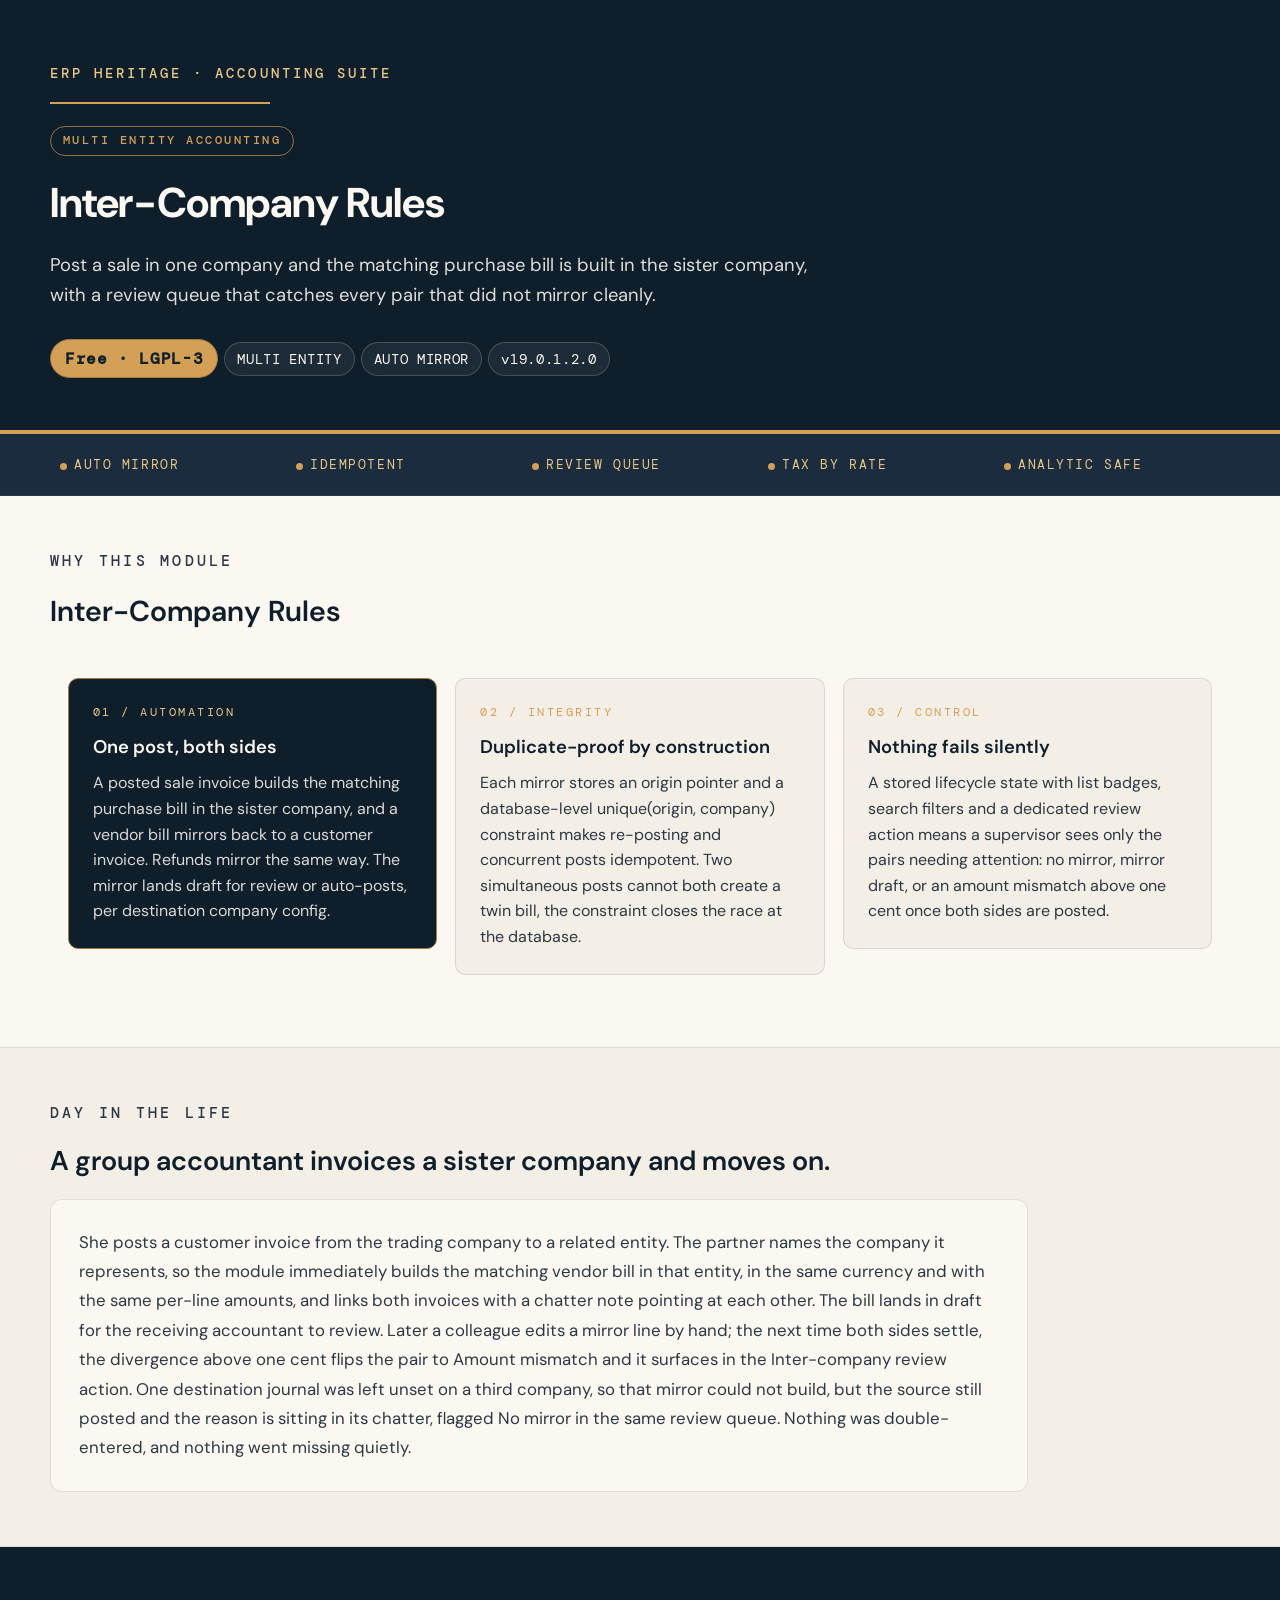
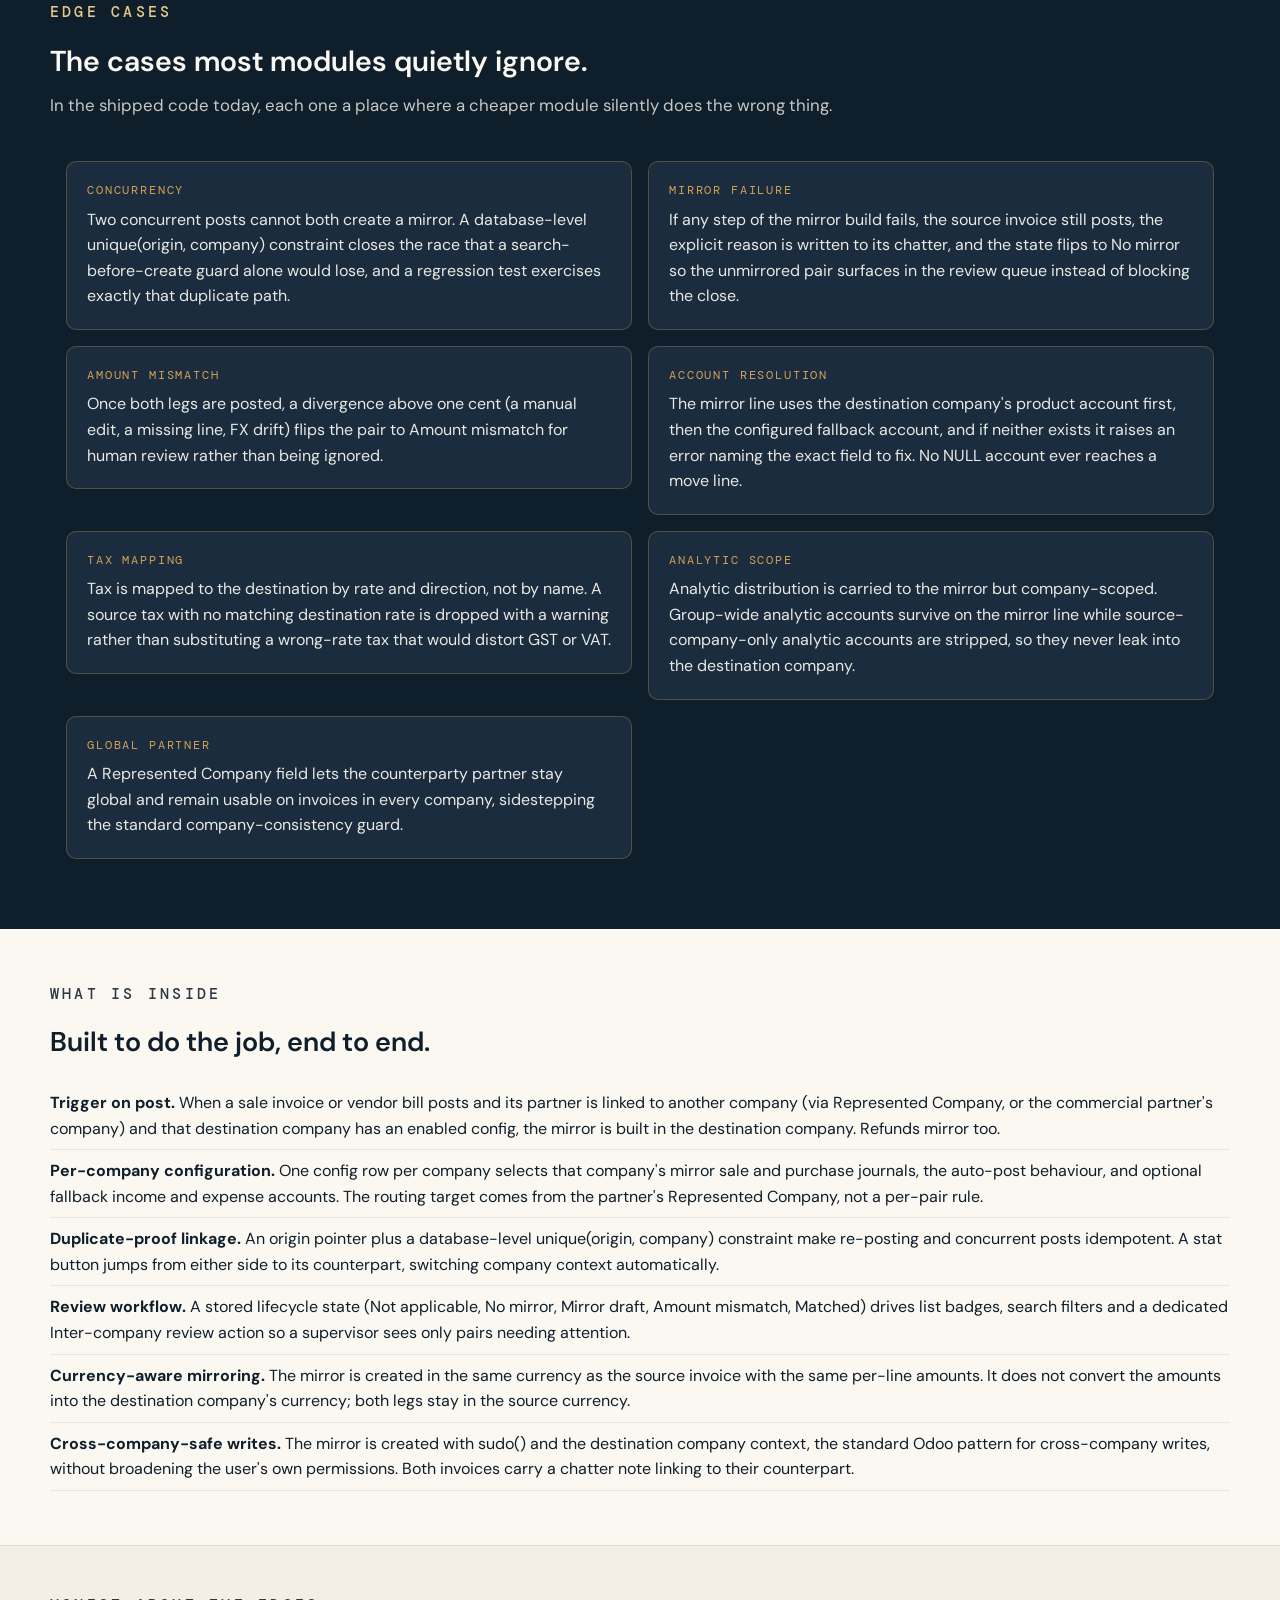
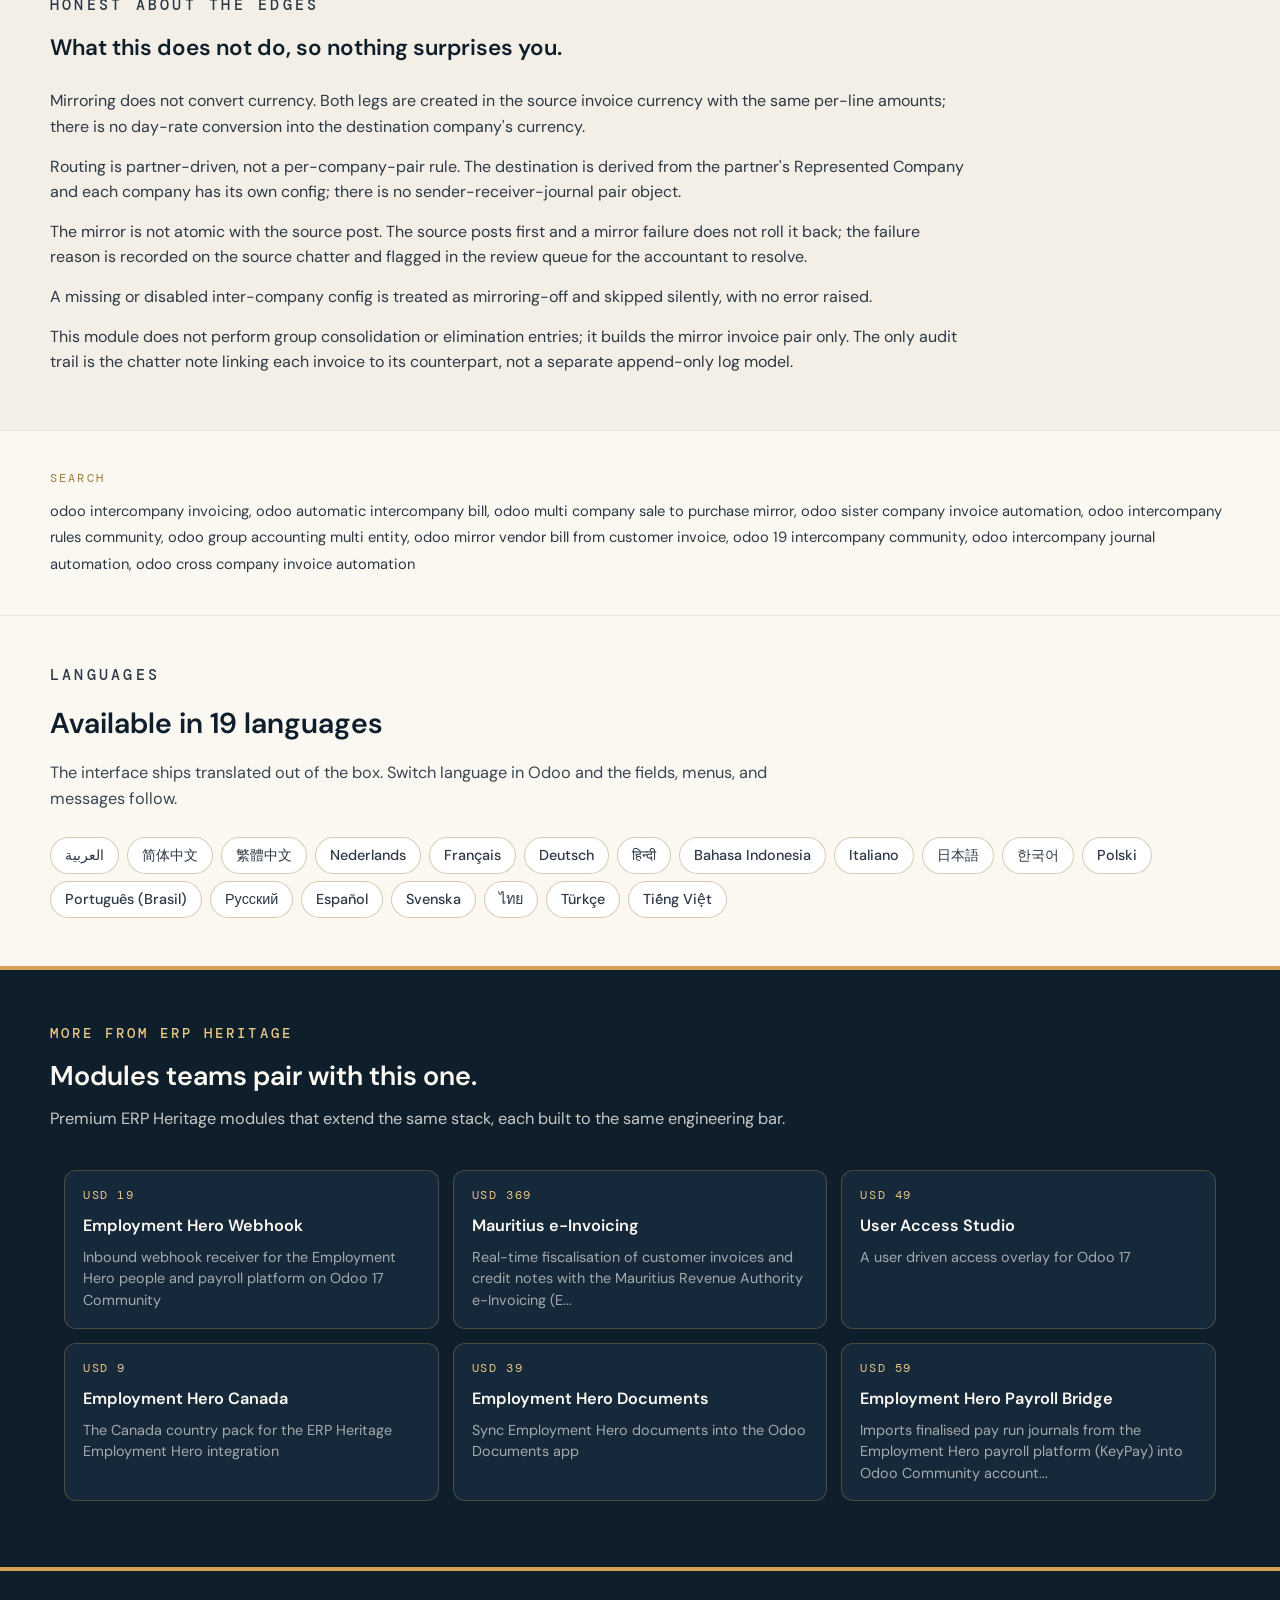
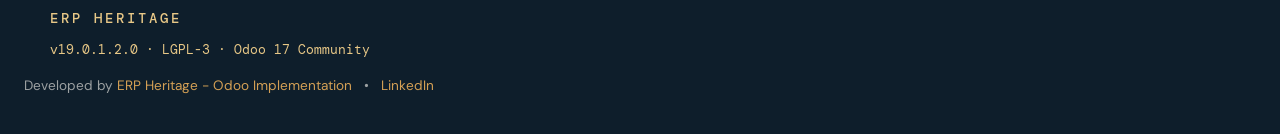
<file: custom_addons/eh_account_intercompany/static/description/index.html>
<!DOCTYPE html>
<html lang="en">
<head>
<meta charset="UTF-8">
<title>Inter-Company Rules | ERP Heritage</title>
<meta name="viewport" content="width=device-width, initial-scale=1">
<meta name="description" content="Automatic inter-company invoice mirroring for Odoo 17 Community: a posted sale invoice in company A builds the matching purchase bill in company B (and a vendor bill mirrors back to a customer invoice), with duplicate-proof linkage, a review queue, and amount-mismatch detection. Odoo intercompany in">
<link rel="preconnect" href="https://fonts.googleapis.com">
<link rel="preconnect" href="https://fonts.gstatic.com" crossorigin>
<link href="https://fonts.googleapis.com/css2?family=DM+Sans:wght@400;500;600;700&family=DM+Mono:wght@400;500&display=swap" rel="stylesheet">
</head>
<body style="margin:0;padding:0;background-color:#FBF8F2;color:#0E1E2B;font-family:'DM Sans',-apple-system,BlinkMacSystemFont,'Segoe UI',Roboto,system-ui,sans-serif;font-size:16px;line-height:1.6;font-weight:400;">
<header style="background-color:#0E1E2B;color:#FBF8F2;padding:60px 24px 52px 24px;border-bottom:4px solid #D4A055;">
  <div style="max-width:1180px;margin:0 auto;">
    <div style="margin-bottom:16px;"><span style="font-size:0.86rem;font-weight:500;letter-spacing:0.22em;text-transform:uppercase;color:#E8C887;font-family:'DM Mono',ui-monospace,monospace;">ERP Heritage &middot; Accounting Suite</span></div>
    <div style="width:220px;height:2px;background-color:#D4A055;margin:14px 0 18px 0;"></div>
    <span style="display:inline-block;font-family:'DM Mono',ui-monospace,monospace;font-size:0.78rem;font-weight:500;letter-spacing:0.2em;text-transform:uppercase;color:#D4A055;padding:4px 12px;border:1px solid rgba(212,160,85,0.65);border-radius:999px;margin:4px 6px 8px 0;">MULTI ENTITY ACCOUNTING</span>
    <h1 style="font-size:2.6rem;margin:6px 0 10px 0;font-weight:700;letter-spacing:-0.01em;color:#FBF8F2;">Inter-Company Rules</h1>
    <p style="margin:14px 0 0 0;font-size:1.15rem;line-height:1.65;max-width:760px;color:rgba(251,248,242,0.88);">Post a sale in one company and the matching purchase bill is built in the sister company, with a review queue that catches every pair that did not mirror cleanly.</p>
    <div style="margin-top:24px;"><span style="display:inline-block;background-color:#D4A055;border:1px solid #A07A3F;color:#0E1E2B;padding:6px 14px;border-radius:999px;font-size:1.0rem;letter-spacing:0.04em;font-family:'DM Mono',ui-monospace,monospace;margin:4px 6px 0 0;font-weight:600;">Free · LGPL-3</span><span style="display:inline-block;background-color:rgba(255,255,255,0.06);border:1px solid rgba(255,255,255,0.18);color:#FBF8F2;padding:5px 12px;border-radius:999px;font-size:0.86rem;letter-spacing:0.05em;font-family:'DM Mono',ui-monospace,monospace;margin:4px 6px 0 0;">MULTI ENTITY</span><span style="display:inline-block;background-color:rgba(255,255,255,0.06);border:1px solid rgba(255,255,255,0.18);color:#FBF8F2;padding:5px 12px;border-radius:999px;font-size:0.86rem;letter-spacing:0.05em;font-family:'DM Mono',ui-monospace,monospace;margin:4px 6px 0 0;">AUTO MIRROR</span><span style="display:inline-block;background-color:rgba(255,255,255,0.06);border:1px solid rgba(255,255,255,0.18);color:#FBF8F2;padding:5px 12px;border-radius:999px;font-size:0.86rem;letter-spacing:0.05em;font-family:'DM Mono',ui-monospace,monospace;margin:4px 6px 0 0;">v19.0.1.2.0</span></div>
  </div>
</header>
<section style="background-color:#1A2C3D;color:#FBF8F2;padding:20px 0;border-bottom:1px solid rgba(255,255,255,0.06);">
  <div style="max-width:1180px;margin:0 auto;padding:0 24px;display:table;width:100%;table-layout:fixed;"><div style="display:table-cell;font-family:'DM Mono',ui-monospace,monospace;font-size:0.82rem;letter-spacing:0.12em;text-transform:uppercase;color:#E8C887;padding:0 10px;vertical-align:middle;"><span style="display:inline-block;width:7px;height:7px;background-color:#D4A055;border-radius:50%;margin-right:7px;vertical-align:middle;"></span>Auto mirror</div><div style="display:table-cell;font-family:'DM Mono',ui-monospace,monospace;font-size:0.82rem;letter-spacing:0.12em;text-transform:uppercase;color:#E8C887;padding:0 10px;vertical-align:middle;"><span style="display:inline-block;width:7px;height:7px;background-color:#D4A055;border-radius:50%;margin-right:7px;vertical-align:middle;"></span>Idempotent</div><div style="display:table-cell;font-family:'DM Mono',ui-monospace,monospace;font-size:0.82rem;letter-spacing:0.12em;text-transform:uppercase;color:#E8C887;padding:0 10px;vertical-align:middle;"><span style="display:inline-block;width:7px;height:7px;background-color:#D4A055;border-radius:50%;margin-right:7px;vertical-align:middle;"></span>Review queue</div><div style="display:table-cell;font-family:'DM Mono',ui-monospace,monospace;font-size:0.82rem;letter-spacing:0.12em;text-transform:uppercase;color:#E8C887;padding:0 10px;vertical-align:middle;"><span style="display:inline-block;width:7px;height:7px;background-color:#D4A055;border-radius:50%;margin-right:7px;vertical-align:middle;"></span>Tax by rate</div><div style="display:table-cell;font-family:'DM Mono',ui-monospace,monospace;font-size:0.82rem;letter-spacing:0.12em;text-transform:uppercase;color:#E8C887;padding:0 10px;vertical-align:middle;"><span style="display:inline-block;width:7px;height:7px;background-color:#D4A055;border-radius:50%;margin-right:7px;vertical-align:middle;"></span>Analytic safe</div></div>
</section>
<section style="padding:54px 0;background-color:#FBF8F2;">
  <div style="max-width:1180px;margin:0 auto;padding:0 24px;">
    <h2 style="font-size:0.92rem;text-transform:uppercase;letter-spacing:0.22em;color:#2C3845;margin:0 0 14px 0;font-weight:500;font-family:'DM Mono',ui-monospace,monospace;">Why this module</h2>
    <h3 style="font-size:1.8rem;margin:0 0 26px 0;font-weight:600;color:#0E1E2B;">Inter-Company Rules</h3>
    <div style="display:table;width:100%;border-collapse:separate;border-spacing:18px;"><div style="display:table-row;"><div style="display:table-cell;width:33.33%;vertical-align:top;"><div style="background-color:#0E1E2B;color:#FBF8F2;border:1px solid #A07A3F;padding:24px;border-radius:10px;height:100%;box-sizing:border-box;"><div style="font-family:'DM Mono',ui-monospace,monospace;font-size:0.78rem;letter-spacing:0.2em;color:#E8C887;margin-bottom:10px;">01 / AUTOMATION</div><h3 style="font-size:1.15rem;font-weight:600;margin:0 0 8px 0;color:#FBF8F2;">One post, both sides</h3><p style="font-size:1.0rem;color:rgba(251,248,242,0.86);line-height:1.6;margin:0;">A posted sale invoice builds the matching purchase bill in the sister company, and a vendor bill mirrors back to a customer invoice. Refunds mirror the same way. The mirror lands draft for review or auto-posts, per destination company config.</p></div></div><div style="display:table-cell;width:33.33%;vertical-align:top;"><div style="background-color:#F4EFE6;color:#0E1E2B;border:1px solid rgba(58,74,92,0.14);padding:24px;border-radius:10px;height:100%;box-sizing:border-box;"><div style="font-family:'DM Mono',ui-monospace,monospace;font-size:0.78rem;letter-spacing:0.2em;color:#D4A055;margin-bottom:10px;">02 / INTEGRITY</div><h3 style="font-size:1.15rem;font-weight:600;margin:0 0 8px 0;color:#0E1E2B;">Duplicate-proof by construction</h3><p style="font-size:1.0rem;color:#2C3845;line-height:1.6;margin:0;">Each mirror stores an origin pointer and a database-level unique(origin, company) constraint makes re-posting and concurrent posts idempotent. Two simultaneous posts cannot both create a twin bill, the constraint closes the race at the database.</p></div></div><div style="display:table-cell;width:33.33%;vertical-align:top;"><div style="background-color:#F4EFE6;color:#0E1E2B;border:1px solid rgba(58,74,92,0.14);padding:24px;border-radius:10px;height:100%;box-sizing:border-box;"><div style="font-family:'DM Mono',ui-monospace,monospace;font-size:0.78rem;letter-spacing:0.2em;color:#D4A055;margin-bottom:10px;">03 / CONTROL</div><h3 style="font-size:1.15rem;font-weight:600;margin:0 0 8px 0;color:#0E1E2B;">Nothing fails silently</h3><p style="font-size:1.0rem;color:#2C3845;line-height:1.6;margin:0;">A stored lifecycle state with list badges, search filters and a dedicated review action means a supervisor sees only the pairs needing attention: no mirror, mirror draft, or an amount mismatch above one cent once both sides are posted.</p></div></div></div></div>
  </div>
</section>
<section style="padding:54px 0;background-color:#F4EFE6;border-top:1px solid rgba(58,74,92,0.10);border-bottom:1px solid rgba(58,74,92,0.10);">
  <div style="max-width:1180px;margin:0 auto;padding:0 24px;">
    <h2 style="font-size:0.92rem;text-transform:uppercase;letter-spacing:0.22em;color:#2C3845;margin:0 0 14px 0;font-weight:500;font-family:'DM Mono',ui-monospace,monospace;">Day in the life</h2>
    <h3 style="font-size:1.7rem;margin:0 0 16px 0;font-weight:600;color:#0E1E2B;">A group accountant invoices a sister company and moves on.</h3>
    <div style="background-color:#FBF8F2;border:1px solid rgba(58,74,92,0.14);border-radius:12px;padding:28px;max-width:920px;">
      <p style="font-size:1.05rem;line-height:1.75;color:#2C3845;margin:0;">She posts a customer invoice from the trading company to a related entity. The partner names the company it represents, so the module immediately builds the matching vendor bill in that entity, in the same currency and with the same per-line amounts, and links both invoices with a chatter note pointing at each other. The bill lands in draft for the receiving accountant to review. Later a colleague edits a mirror line by hand; the next time both sides settle, the divergence above one cent flips the pair to Amount mismatch and it surfaces in the Inter-company review action. One destination journal was left unset on a third company, so that mirror could not build, but the source still posted and the reason is sitting in its chatter, flagged No mirror in the same review queue. Nothing was double-entered, and nothing went missing quietly.</p>
    </div>
  </div>
</section>
<section style="padding:54px 0;background-color:#0E1E2B;color:#FBF8F2;">
  <div style="max-width:1180px;margin:0 auto;padding:0 24px;">
    <h2 style="font-size:0.92rem;text-transform:uppercase;letter-spacing:0.22em;color:#E8C887;margin:0 0 14px 0;font-weight:500;font-family:'DM Mono',ui-monospace,monospace;">Edge cases</h2>
    <h3 style="font-size:1.8rem;margin:0 0 8px 0;font-weight:600;color:#FBF8F2;">The cases most modules quietly ignore.</h3>
    <p style="font-size:1.05rem;color:rgba(251,248,242,0.78);margin:0 0 26px 0;max-width:820px;">In the shipped code today, each one a place where a cheaper module silently does the wrong thing.</p>
    <div style="display:table;width:100%;border-collapse:separate;border-spacing:16px;"><div style="display:table-row;"><div style="display:table-cell;width:50%;vertical-align:top;"><div style="background-color:#1A2C3D;border:1px solid rgba(212,160,85,0.30);border-radius:10px;padding:20px;height:100%;box-sizing:border-box;"><div style="font-family:'DM Mono',ui-monospace,monospace;font-size:0.72rem;letter-spacing:0.16em;color:#D4A055;margin-bottom:6px;">CONCURRENCY</div><p style="margin:0;font-size:1.0rem;line-height:1.6;color:rgba(251,248,242,0.92);">Two concurrent posts cannot both create a mirror. A database-level unique(origin, company) constraint closes the race that a search-before-create guard alone would lose, and a regression test exercises exactly that duplicate path.</p></div></div><div style="display:table-cell;width:50%;vertical-align:top;"><div style="background-color:#1A2C3D;border:1px solid rgba(212,160,85,0.30);border-radius:10px;padding:20px;height:100%;box-sizing:border-box;"><div style="font-family:'DM Mono',ui-monospace,monospace;font-size:0.72rem;letter-spacing:0.16em;color:#D4A055;margin-bottom:6px;">MIRROR FAILURE</div><p style="margin:0;font-size:1.0rem;line-height:1.6;color:rgba(251,248,242,0.92);">If any step of the mirror build fails, the source invoice still posts, the explicit reason is written to its chatter, and the state flips to No mirror so the unmirrored pair surfaces in the review queue instead of blocking the close.</p></div></div></div><div style="display:table-row;"><div style="display:table-cell;width:50%;vertical-align:top;"><div style="background-color:#1A2C3D;border:1px solid rgba(212,160,85,0.30);border-radius:10px;padding:20px;height:100%;box-sizing:border-box;"><div style="font-family:'DM Mono',ui-monospace,monospace;font-size:0.72rem;letter-spacing:0.16em;color:#D4A055;margin-bottom:6px;">AMOUNT MISMATCH</div><p style="margin:0;font-size:1.0rem;line-height:1.6;color:rgba(251,248,242,0.92);">Once both legs are posted, a divergence above one cent (a manual edit, a missing line, FX drift) flips the pair to Amount mismatch for human review rather than being ignored.</p></div></div><div style="display:table-cell;width:50%;vertical-align:top;"><div style="background-color:#1A2C3D;border:1px solid rgba(212,160,85,0.30);border-radius:10px;padding:20px;height:100%;box-sizing:border-box;"><div style="font-family:'DM Mono',ui-monospace,monospace;font-size:0.72rem;letter-spacing:0.16em;color:#D4A055;margin-bottom:6px;">ACCOUNT RESOLUTION</div><p style="margin:0;font-size:1.0rem;line-height:1.6;color:rgba(251,248,242,0.92);">The mirror line uses the destination company's product account first, then the configured fallback account, and if neither exists it raises an error naming the exact field to fix. No NULL account ever reaches a move line.</p></div></div></div><div style="display:table-row;"><div style="display:table-cell;width:50%;vertical-align:top;"><div style="background-color:#1A2C3D;border:1px solid rgba(212,160,85,0.30);border-radius:10px;padding:20px;height:100%;box-sizing:border-box;"><div style="font-family:'DM Mono',ui-monospace,monospace;font-size:0.72rem;letter-spacing:0.16em;color:#D4A055;margin-bottom:6px;">TAX MAPPING</div><p style="margin:0;font-size:1.0rem;line-height:1.6;color:rgba(251,248,242,0.92);">Tax is mapped to the destination by rate and direction, not by name. A source tax with no matching destination rate is dropped with a warning rather than substituting a wrong-rate tax that would distort GST or VAT.</p></div></div><div style="display:table-cell;width:50%;vertical-align:top;"><div style="background-color:#1A2C3D;border:1px solid rgba(212,160,85,0.30);border-radius:10px;padding:20px;height:100%;box-sizing:border-box;"><div style="font-family:'DM Mono',ui-monospace,monospace;font-size:0.72rem;letter-spacing:0.16em;color:#D4A055;margin-bottom:6px;">ANALYTIC SCOPE</div><p style="margin:0;font-size:1.0rem;line-height:1.6;color:rgba(251,248,242,0.92);">Analytic distribution is carried to the mirror but company-scoped. Group-wide analytic accounts survive on the mirror line while source-company-only analytic accounts are stripped, so they never leak into the destination company.</p></div></div></div><div style="display:table-row;"><div style="display:table-cell;width:50%;vertical-align:top;"><div style="background-color:#1A2C3D;border:1px solid rgba(212,160,85,0.30);border-radius:10px;padding:20px;height:100%;box-sizing:border-box;"><div style="font-family:'DM Mono',ui-monospace,monospace;font-size:0.72rem;letter-spacing:0.16em;color:#D4A055;margin-bottom:6px;">GLOBAL PARTNER</div><p style="margin:0;font-size:1.0rem;line-height:1.6;color:rgba(251,248,242,0.92);">A Represented Company field lets the counterparty partner stay global and remain usable on invoices in every company, sidestepping the standard company-consistency guard.</p></div></div><div style="display:table-cell;width:50%;"></div></div></div>
  </div>
</section>
<section style="padding:54px 0;background-color:#FBF8F2;">
  <div style="max-width:1180px;margin:0 auto;padding:0 24px;">
    <h2 style="font-size:0.92rem;text-transform:uppercase;letter-spacing:0.22em;color:#2C3845;margin:0 0 14px 0;font-weight:500;font-family:'DM Mono',ui-monospace,monospace;">What is inside</h2>
    <h3 style="font-size:1.7rem;margin:0 0 18px 0;font-weight:600;color:#0E1E2B;">Built to do the job, end to end.</h3>
    <ul style="margin:0;padding:0;list-style:none;"><li style="padding:8px 0;border-bottom:1px solid rgba(58,74,92,0.10);"><strong>Trigger on post.</strong> When a sale invoice or vendor bill posts and its partner is linked to another company (via Represented Company, or the commercial partner's company) and that destination company has an enabled config, the mirror is built in the destination company. Refunds mirror too.</li><li style="padding:8px 0;border-bottom:1px solid rgba(58,74,92,0.10);"><strong>Per-company configuration.</strong> One config row per company selects that company's mirror sale and purchase journals, the auto-post behaviour, and optional fallback income and expense accounts. The routing target comes from the partner's Represented Company, not a per-pair rule.</li><li style="padding:8px 0;border-bottom:1px solid rgba(58,74,92,0.10);"><strong>Duplicate-proof linkage.</strong> An origin pointer plus a database-level unique(origin, company) constraint make re-posting and concurrent posts idempotent. A stat button jumps from either side to its counterpart, switching company context automatically.</li><li style="padding:8px 0;border-bottom:1px solid rgba(58,74,92,0.10);"><strong>Review workflow.</strong> A stored lifecycle state (Not applicable, No mirror, Mirror draft, Amount mismatch, Matched) drives list badges, search filters and a dedicated Inter-company review action so a supervisor sees only pairs needing attention.</li><li style="padding:8px 0;border-bottom:1px solid rgba(58,74,92,0.10);"><strong>Currency-aware mirroring.</strong> The mirror is created in the same currency as the source invoice with the same per-line amounts. It does not convert the amounts into the destination company's currency; both legs stay in the source currency.</li><li style="padding:8px 0;border-bottom:1px solid rgba(58,74,92,0.10);"><strong>Cross-company-safe writes.</strong> The mirror is created with sudo() and the destination company context, the standard Odoo pattern for cross-company writes, without broadening the user's own permissions. Both invoices carry a chatter note linking to their counterpart.</li></ul>
  </div>
</section>
<section style="padding:48px 0;background-color:#F4EFE6;border-top:1px solid rgba(58,74,92,0.10);">
  <div style="max-width:1180px;margin:0 auto;padding:0 24px;">
    <h2 style="font-size:0.92rem;text-transform:uppercase;letter-spacing:0.22em;color:#2C3845;margin:0 0 12px 0;font-weight:500;font-family:'DM Mono',ui-monospace,monospace;">Honest about the edges</h2>
    <h3 style="font-size:1.4rem;margin:0 0 16px 0;font-weight:600;color:#0E1E2B;">What this does not do, so nothing surprises you.</h3>
    <ul style="margin:0;padding:0;list-style:none;max-width:920px;"><li style="padding:7px 0;color:#2C3845;font-size:1.0rem;line-height:1.6;">Mirroring does not convert currency. Both legs are created in the source invoice currency with the same per-line amounts; there is no day-rate conversion into the destination company's currency.</li><li style="padding:7px 0;color:#2C3845;font-size:1.0rem;line-height:1.6;">Routing is partner-driven, not a per-company-pair rule. The destination is derived from the partner's Represented Company and each company has its own config; there is no sender-receiver-journal pair object.</li><li style="padding:7px 0;color:#2C3845;font-size:1.0rem;line-height:1.6;">The mirror is not atomic with the source post. The source posts first and a mirror failure does not roll it back; the failure reason is recorded on the source chatter and flagged in the review queue for the accountant to resolve.</li><li style="padding:7px 0;color:#2C3845;font-size:1.0rem;line-height:1.6;">A missing or disabled inter-company config is treated as mirroring-off and skipped silently, with no error raised.</li><li style="padding:7px 0;color:#2C3845;font-size:1.0rem;line-height:1.6;">This module does not perform group consolidation or elimination entries; it builds the mirror invoice pair only. The only audit trail is the chatter note linking each invoice to its counterpart, not a separate append-only log model.</li></ul>
  </div>
</section>
<section style="padding:38px 0;background-color:#FBF8F2;border-top:1px solid rgba(58,74,92,0.10);">
  <div style="max-width:1180px;margin:0 auto;padding:0 24px;">
    <div style="font-family:'DM Mono',ui-monospace,monospace;font-size:0.74rem;letter-spacing:0.18em;text-transform:uppercase;color:#A07A3F;margin-bottom:10px;">Search</div>
    <p style="font-size:0.92rem;color:#2C3845;line-height:1.8;margin:0;">odoo intercompany invoicing, odoo automatic intercompany bill, odoo multi company sale to purchase mirror, odoo sister company invoice automation, odoo intercompany rules community, odoo group accounting multi entity, odoo mirror vendor bill from customer invoice, odoo 19 intercompany community, odoo intercompany journal automation, odoo cross company invoice automation</p>
  </div>
</section>
<!-- eh-i18n-langs-v1 -->
<section style="padding:48px 0;background-color:#FBF8F2;border-top:1px solid rgba(14,30,43,0.08);"><div style="max-width:1180px;margin:0 auto;padding:0 24px;"><h2 style="font-size:0.92rem;text-transform:uppercase;letter-spacing:0.22em;color:#2C3845;margin:0 0 12px 0;font-weight:500;font-family:'DM Mono',ui-monospace,monospace;">Languages</h2><h3 style="font-size:1.8rem;margin:0 0 14px 0;font-weight:600;color:#0E1E2B;">Available in 19 languages</h3><p style="margin:0 0 18px 0;font-size:1.02rem;line-height:1.6;color:#3A4753;max-width:780px;">The interface ships translated out of the box. Switch language in Odoo and the fields, menus, and messages follow.</p><div style="margin:0;"><span style="display:inline-block;background-color:#FFFFFF;border:1px solid rgba(160,122,63,0.40);color:#2C3845;padding:6px 14px;border-radius:999px;font-size:0.9rem;font-weight:500;font-family:'DM Sans',-apple-system,BlinkMacSystemFont,sans-serif;margin:7px 8px 0 0;">العربية</span><span style="display:inline-block;background-color:#FFFFFF;border:1px solid rgba(160,122,63,0.40);color:#2C3845;padding:6px 14px;border-radius:999px;font-size:0.9rem;font-weight:500;font-family:'DM Sans',-apple-system,BlinkMacSystemFont,sans-serif;margin:7px 8px 0 0;">简体中文</span><span style="display:inline-block;background-color:#FFFFFF;border:1px solid rgba(160,122,63,0.40);color:#2C3845;padding:6px 14px;border-radius:999px;font-size:0.9rem;font-weight:500;font-family:'DM Sans',-apple-system,BlinkMacSystemFont,sans-serif;margin:7px 8px 0 0;">繁體中文</span><span style="display:inline-block;background-color:#FFFFFF;border:1px solid rgba(160,122,63,0.40);color:#2C3845;padding:6px 14px;border-radius:999px;font-size:0.9rem;font-weight:500;font-family:'DM Sans',-apple-system,BlinkMacSystemFont,sans-serif;margin:7px 8px 0 0;">Nederlands</span><span style="display:inline-block;background-color:#FFFFFF;border:1px solid rgba(160,122,63,0.40);color:#2C3845;padding:6px 14px;border-radius:999px;font-size:0.9rem;font-weight:500;font-family:'DM Sans',-apple-system,BlinkMacSystemFont,sans-serif;margin:7px 8px 0 0;">Français</span><span style="display:inline-block;background-color:#FFFFFF;border:1px solid rgba(160,122,63,0.40);color:#2C3845;padding:6px 14px;border-radius:999px;font-size:0.9rem;font-weight:500;font-family:'DM Sans',-apple-system,BlinkMacSystemFont,sans-serif;margin:7px 8px 0 0;">Deutsch</span><span style="display:inline-block;background-color:#FFFFFF;border:1px solid rgba(160,122,63,0.40);color:#2C3845;padding:6px 14px;border-radius:999px;font-size:0.9rem;font-weight:500;font-family:'DM Sans',-apple-system,BlinkMacSystemFont,sans-serif;margin:7px 8px 0 0;">हिन्दी</span><span style="display:inline-block;background-color:#FFFFFF;border:1px solid rgba(160,122,63,0.40);color:#2C3845;padding:6px 14px;border-radius:999px;font-size:0.9rem;font-weight:500;font-family:'DM Sans',-apple-system,BlinkMacSystemFont,sans-serif;margin:7px 8px 0 0;">Bahasa Indonesia</span><span style="display:inline-block;background-color:#FFFFFF;border:1px solid rgba(160,122,63,0.40);color:#2C3845;padding:6px 14px;border-radius:999px;font-size:0.9rem;font-weight:500;font-family:'DM Sans',-apple-system,BlinkMacSystemFont,sans-serif;margin:7px 8px 0 0;">Italiano</span><span style="display:inline-block;background-color:#FFFFFF;border:1px solid rgba(160,122,63,0.40);color:#2C3845;padding:6px 14px;border-radius:999px;font-size:0.9rem;font-weight:500;font-family:'DM Sans',-apple-system,BlinkMacSystemFont,sans-serif;margin:7px 8px 0 0;">日本語</span><span style="display:inline-block;background-color:#FFFFFF;border:1px solid rgba(160,122,63,0.40);color:#2C3845;padding:6px 14px;border-radius:999px;font-size:0.9rem;font-weight:500;font-family:'DM Sans',-apple-system,BlinkMacSystemFont,sans-serif;margin:7px 8px 0 0;">한국어</span><span style="display:inline-block;background-color:#FFFFFF;border:1px solid rgba(160,122,63,0.40);color:#2C3845;padding:6px 14px;border-radius:999px;font-size:0.9rem;font-weight:500;font-family:'DM Sans',-apple-system,BlinkMacSystemFont,sans-serif;margin:7px 8px 0 0;">Polski</span><span style="display:inline-block;background-color:#FFFFFF;border:1px solid rgba(160,122,63,0.40);color:#2C3845;padding:6px 14px;border-radius:999px;font-size:0.9rem;font-weight:500;font-family:'DM Sans',-apple-system,BlinkMacSystemFont,sans-serif;margin:7px 8px 0 0;">Português (Brasil)</span><span style="display:inline-block;background-color:#FFFFFF;border:1px solid rgba(160,122,63,0.40);color:#2C3845;padding:6px 14px;border-radius:999px;font-size:0.9rem;font-weight:500;font-family:'DM Sans',-apple-system,BlinkMacSystemFont,sans-serif;margin:7px 8px 0 0;">Русский</span><span style="display:inline-block;background-color:#FFFFFF;border:1px solid rgba(160,122,63,0.40);color:#2C3845;padding:6px 14px;border-radius:999px;font-size:0.9rem;font-weight:500;font-family:'DM Sans',-apple-system,BlinkMacSystemFont,sans-serif;margin:7px 8px 0 0;">Español</span><span style="display:inline-block;background-color:#FFFFFF;border:1px solid rgba(160,122,63,0.40);color:#2C3845;padding:6px 14px;border-radius:999px;font-size:0.9rem;font-weight:500;font-family:'DM Sans',-apple-system,BlinkMacSystemFont,sans-serif;margin:7px 8px 0 0;">Svenska</span><span style="display:inline-block;background-color:#FFFFFF;border:1px solid rgba(160,122,63,0.40);color:#2C3845;padding:6px 14px;border-radius:999px;font-size:0.9rem;font-weight:500;font-family:'DM Sans',-apple-system,BlinkMacSystemFont,sans-serif;margin:7px 8px 0 0;">ไทย</span><span style="display:inline-block;background-color:#FFFFFF;border:1px solid rgba(160,122,63,0.40);color:#2C3845;padding:6px 14px;border-radius:999px;font-size:0.9rem;font-weight:500;font-family:'DM Sans',-apple-system,BlinkMacSystemFont,sans-serif;margin:7px 8px 0 0;">Türkçe</span><span style="display:inline-block;background-color:#FFFFFF;border:1px solid rgba(160,122,63,0.40);color:#2C3845;padding:6px 14px;border-radius:999px;font-size:0.9rem;font-weight:500;font-family:'DM Sans',-apple-system,BlinkMacSystemFont,sans-serif;margin:7px 8px 0 0;">Tiếng Việt</span></div></div></section>
<!-- EH_CROSSSELL_START -->
<section style="padding:52px 0;background-color:#0E1E2B;color:#FBF8F2;border-top:4px solid #D4A055;">
  <div style="max-width:1180px;margin:0 auto;padding:0 24px;">
    <div style="font-family:'DM Mono',ui-monospace,monospace;font-size:0.86rem;font-weight:500;letter-spacing:0.22em;text-transform:uppercase;color:#E8C887;margin-bottom:10px;">More from ERP Heritage</div>
    <h3 style="font-size:1.7rem;margin:0 0 8px 0;font-weight:600;color:#FBF8F2;">Modules teams pair with this one.</h3>
    <p style="font-size:1.02rem;color:rgba(251,248,242,0.78);margin:0 0 24px 0;max-width:820px;">Premium ERP Heritage modules that extend the same stack, each built to the same engineering bar.</p>
    <div style="display:table;width:100%;border-collapse:separate;border-spacing:14px;"><div style="display:table-row;"><div style="display:table-cell;width:33%;vertical-align:top;padding:16px 18px;background-color:#16293A;border:1px solid rgba(212,160,85,0.28);border-radius:12px;"><div style="font-family:'DM Mono',ui-monospace,monospace;font-size:0.72rem;letter-spacing:0.14em;text-transform:uppercase;color:#E8C887;margin-bottom:8px;">USD 19</div><a href="https://apps.odoo.com/apps/modules/19.0/eh_hero_webhook/" target="_blank" style="color:#FBF8F2;text-decoration:none;font-weight:600;font-size:1.02rem;line-height:1.4;">Employment Hero Webhook</a><p style="margin:8px 0 0 0;font-size:0.9rem;line-height:1.5;color:rgba(251,248,242,0.82);"> <span style="color:rgba(251,248,242,0.62);font-weight:400;">Inbound webhook receiver for the Employment Hero people and payroll platform on Odoo 17 Community</span></p></div><div style="display:table-cell;width:33%;vertical-align:top;padding:16px 18px;background-color:#16293A;border:1px solid rgba(212,160,85,0.28);border-radius:12px;"><div style="font-family:'DM Mono',ui-monospace,monospace;font-size:0.72rem;letter-spacing:0.14em;text-transform:uppercase;color:#E8C887;margin-bottom:8px;">USD 369</div><a href="https://apps.odoo.com/apps/modules/19.0/eh_l10n_mu_einvoicing/" target="_blank" style="color:#FBF8F2;text-decoration:none;font-weight:600;font-size:1.02rem;line-height:1.4;">Mauritius e-Invoicing</a><p style="margin:8px 0 0 0;font-size:0.9rem;line-height:1.5;color:rgba(251,248,242,0.82);"> <span style="color:rgba(251,248,242,0.62);font-weight:400;">Real-time fiscalisation of customer invoices and credit notes with the Mauritius Revenue Authority e-Invoicing (E...</span></p></div><div style="display:table-cell;width:33%;vertical-align:top;padding:16px 18px;background-color:#16293A;border:1px solid rgba(212,160,85,0.28);border-radius:12px;"><div style="font-family:'DM Mono',ui-monospace,monospace;font-size:0.72rem;letter-spacing:0.14em;text-transform:uppercase;color:#E8C887;margin-bottom:8px;">USD 49</div><a href="https://apps.odoo.com/apps/modules/19.0/eh_access_studio/" target="_blank" style="color:#FBF8F2;text-decoration:none;font-weight:600;font-size:1.02rem;line-height:1.4;">User Access Studio</a><p style="margin:8px 0 0 0;font-size:0.9rem;line-height:1.5;color:rgba(251,248,242,0.82);"> <span style="color:rgba(251,248,242,0.62);font-weight:400;">A user driven access overlay for Odoo 17</span></p></div></div><div style="display:table-row;"><div style="display:table-cell;width:33%;vertical-align:top;padding:16px 18px;background-color:#16293A;border:1px solid rgba(212,160,85,0.28);border-radius:12px;"><div style="font-family:'DM Mono',ui-monospace,monospace;font-size:0.72rem;letter-spacing:0.14em;text-transform:uppercase;color:#E8C887;margin-bottom:8px;">USD 9</div><a href="https://apps.odoo.com/apps/modules/19.0/eh_hero_country_ca/" target="_blank" style="color:#FBF8F2;text-decoration:none;font-weight:600;font-size:1.02rem;line-height:1.4;">Employment Hero Canada</a><p style="margin:8px 0 0 0;font-size:0.9rem;line-height:1.5;color:rgba(251,248,242,0.82);"> <span style="color:rgba(251,248,242,0.62);font-weight:400;">The Canada country pack for the ERP Heritage Employment Hero integration</span></p></div><div style="display:table-cell;width:33%;vertical-align:top;padding:16px 18px;background-color:#16293A;border:1px solid rgba(212,160,85,0.28);border-radius:12px;"><div style="font-family:'DM Mono',ui-monospace,monospace;font-size:0.72rem;letter-spacing:0.14em;text-transform:uppercase;color:#E8C887;margin-bottom:8px;">USD 39</div><a href="https://apps.odoo.com/apps/modules/19.0/eh_hero_ent_documents/" target="_blank" style="color:#FBF8F2;text-decoration:none;font-weight:600;font-size:1.02rem;line-height:1.4;">Employment Hero Documents</a><p style="margin:8px 0 0 0;font-size:0.9rem;line-height:1.5;color:rgba(251,248,242,0.82);"> <span style="color:rgba(251,248,242,0.62);font-weight:400;">Sync Employment Hero documents into the Odoo Documents app</span></p></div><div style="display:table-cell;width:33%;vertical-align:top;padding:16px 18px;background-color:#16293A;border:1px solid rgba(212,160,85,0.28);border-radius:12px;"><div style="font-family:'DM Mono',ui-monospace,monospace;font-size:0.72rem;letter-spacing:0.14em;text-transform:uppercase;color:#E8C887;margin-bottom:8px;">USD 59</div><a href="https://apps.odoo.com/apps/modules/19.0/eh_hero_payroll_bridge/" target="_blank" style="color:#FBF8F2;text-decoration:none;font-weight:600;font-size:1.02rem;line-height:1.4;">Employment Hero Payroll Bridge</a><p style="margin:8px 0 0 0;font-size:0.9rem;line-height:1.5;color:rgba(251,248,242,0.82);"> <span style="color:rgba(251,248,242,0.62);font-weight:400;">Imports finalised pay run journals from the Employment Hero payroll platform (KeyPay) into Odoo Community account...</span></p></div></div></div>
  </div>
</section>
<!-- EH_CROSSSELL_END -->
<footer style="background-color:#0E1E2B;color:#FBF8F2;padding:36px 24px;border-top:4px solid #D4A055;">
  <div style="max-width:1180px;margin:0 auto;">
    <div style="font-size:0.86rem;font-weight:500;letter-spacing:0.22em;text-transform:uppercase;color:#E8C887;font-family:'DM Mono',ui-monospace,monospace;margin-bottom:8px;">ERP Heritage</div>
    <p style="margin:10px 0 0 0;font-size:0.82rem;color:#E8C887;font-family:'DM Mono',ui-monospace,monospace;">v19.0.1.2.0 &middot; LGPL-3 &middot; Odoo 17 Community</p>
  </div>
<!-- EH_SEO_START -->
    <p style="margin:12px 0 0 0;"><span style="font-size:0.85rem;color:rgba(251,248,242,0.6);">Developed by <a href="https://www.erpheritage.com.au/" target="_blank" style="color:#D4A055;text-decoration:none;">ERP Heritage - Odoo Implementation</a> <span style="margin:0 8px;">&bull;</span> <a href="https://www.linkedin.com/company/erpheritage/" target="_blank" style="color:#D4A055;text-decoration:none;">LinkedIn</a></span></p>
    <!-- EH_SEO_END -->
</footer>
</body>
</html>
</file>
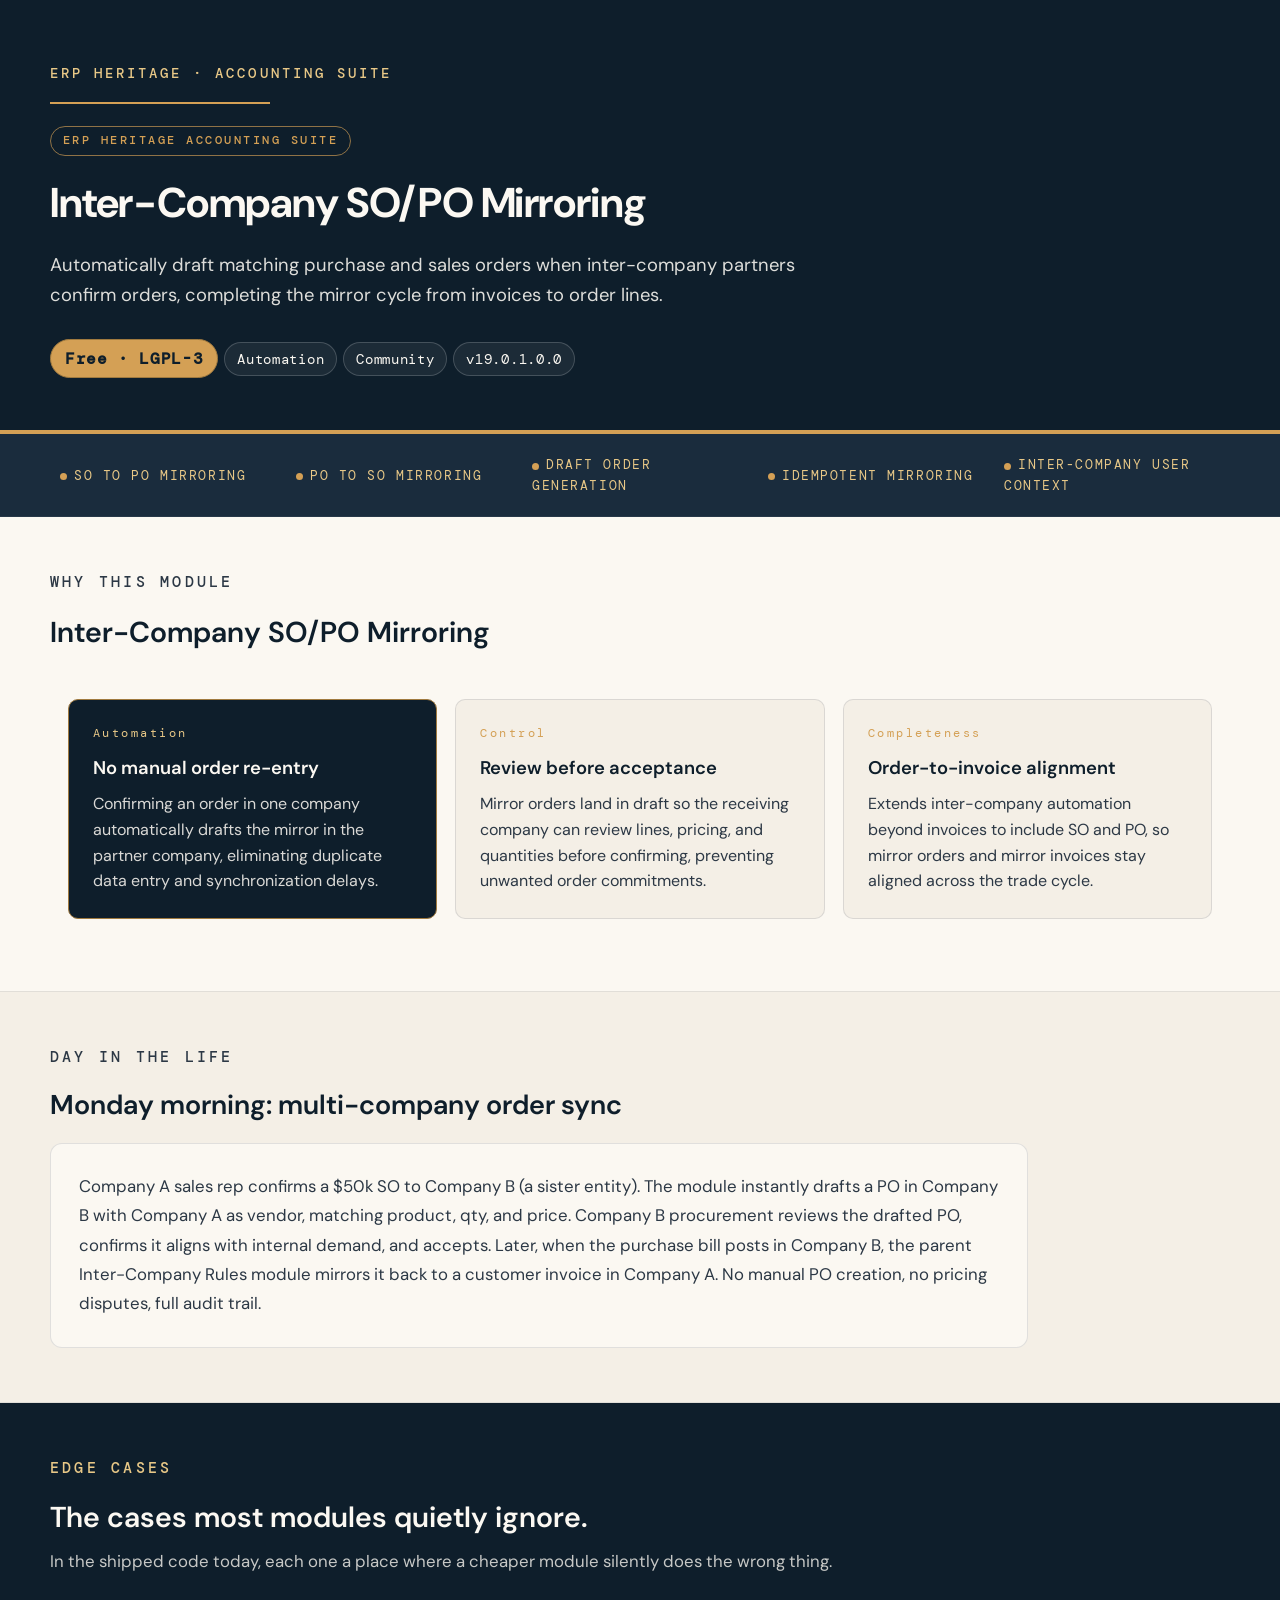
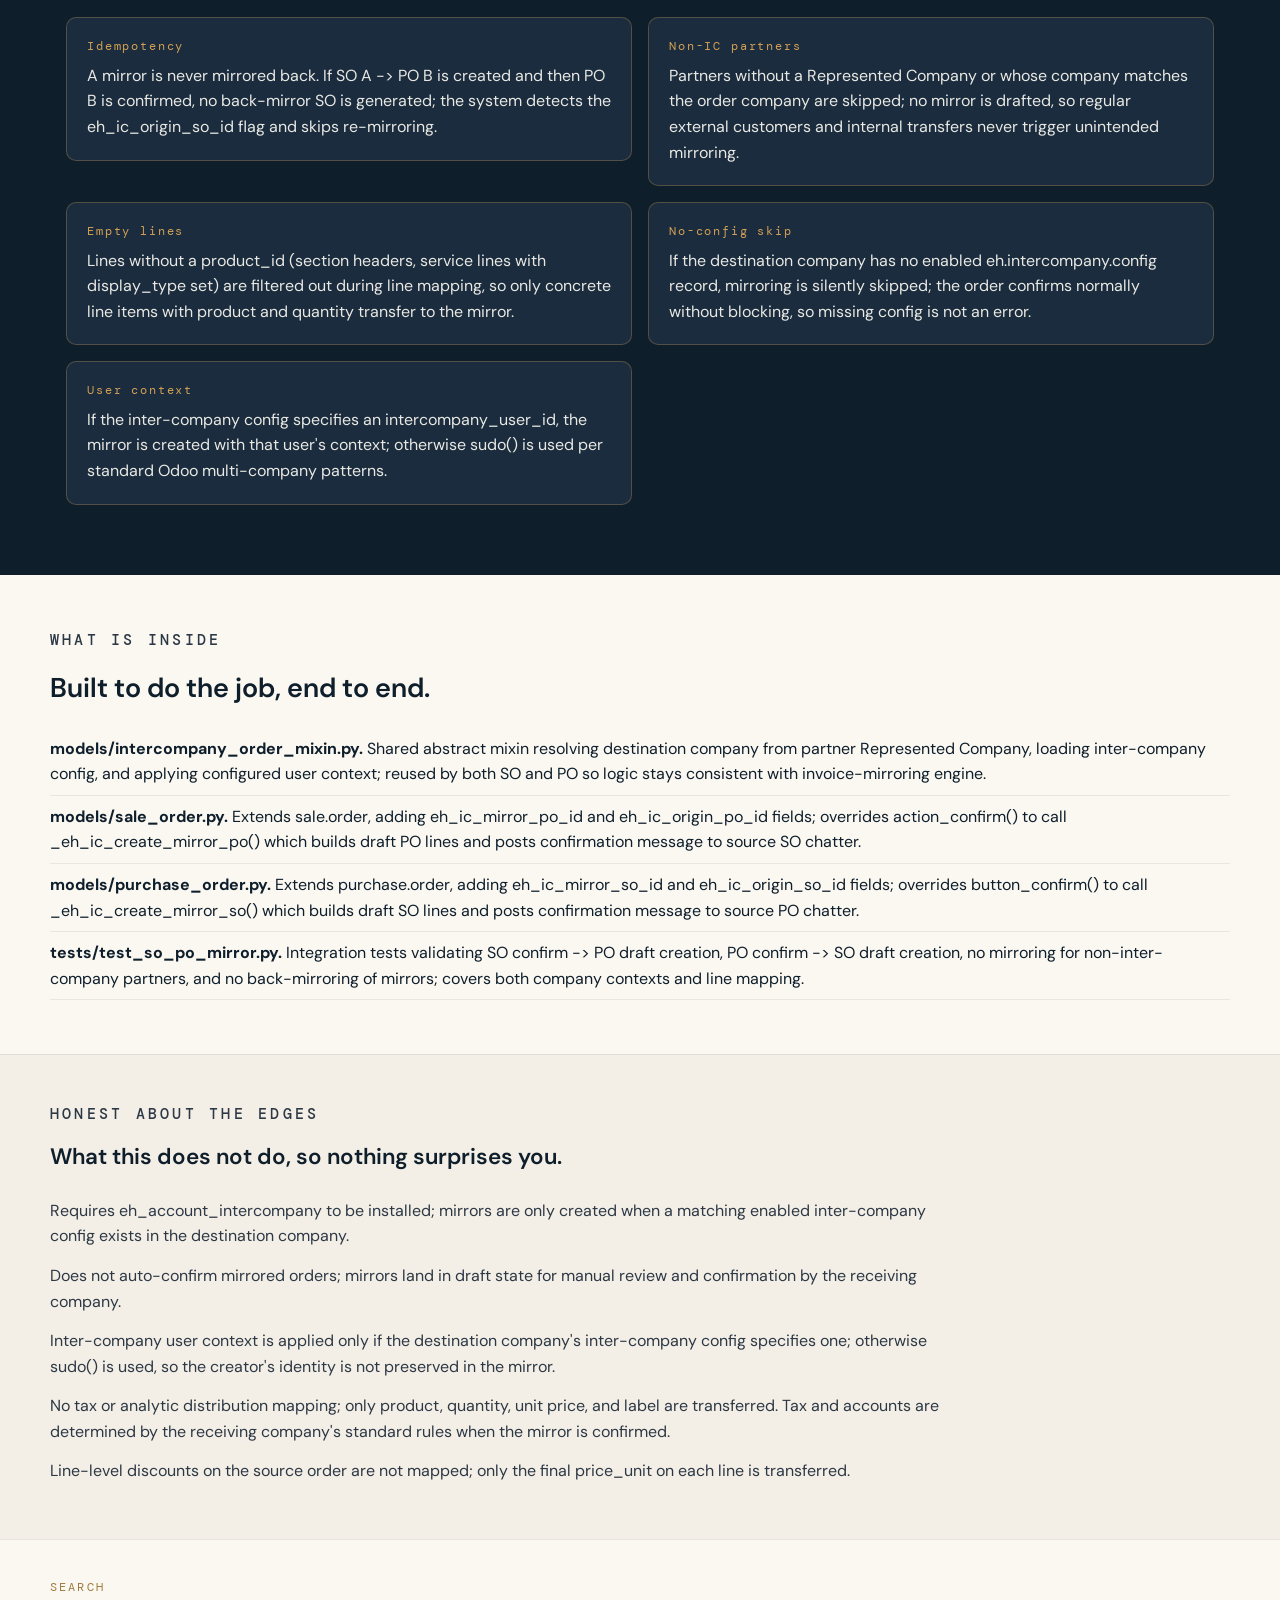
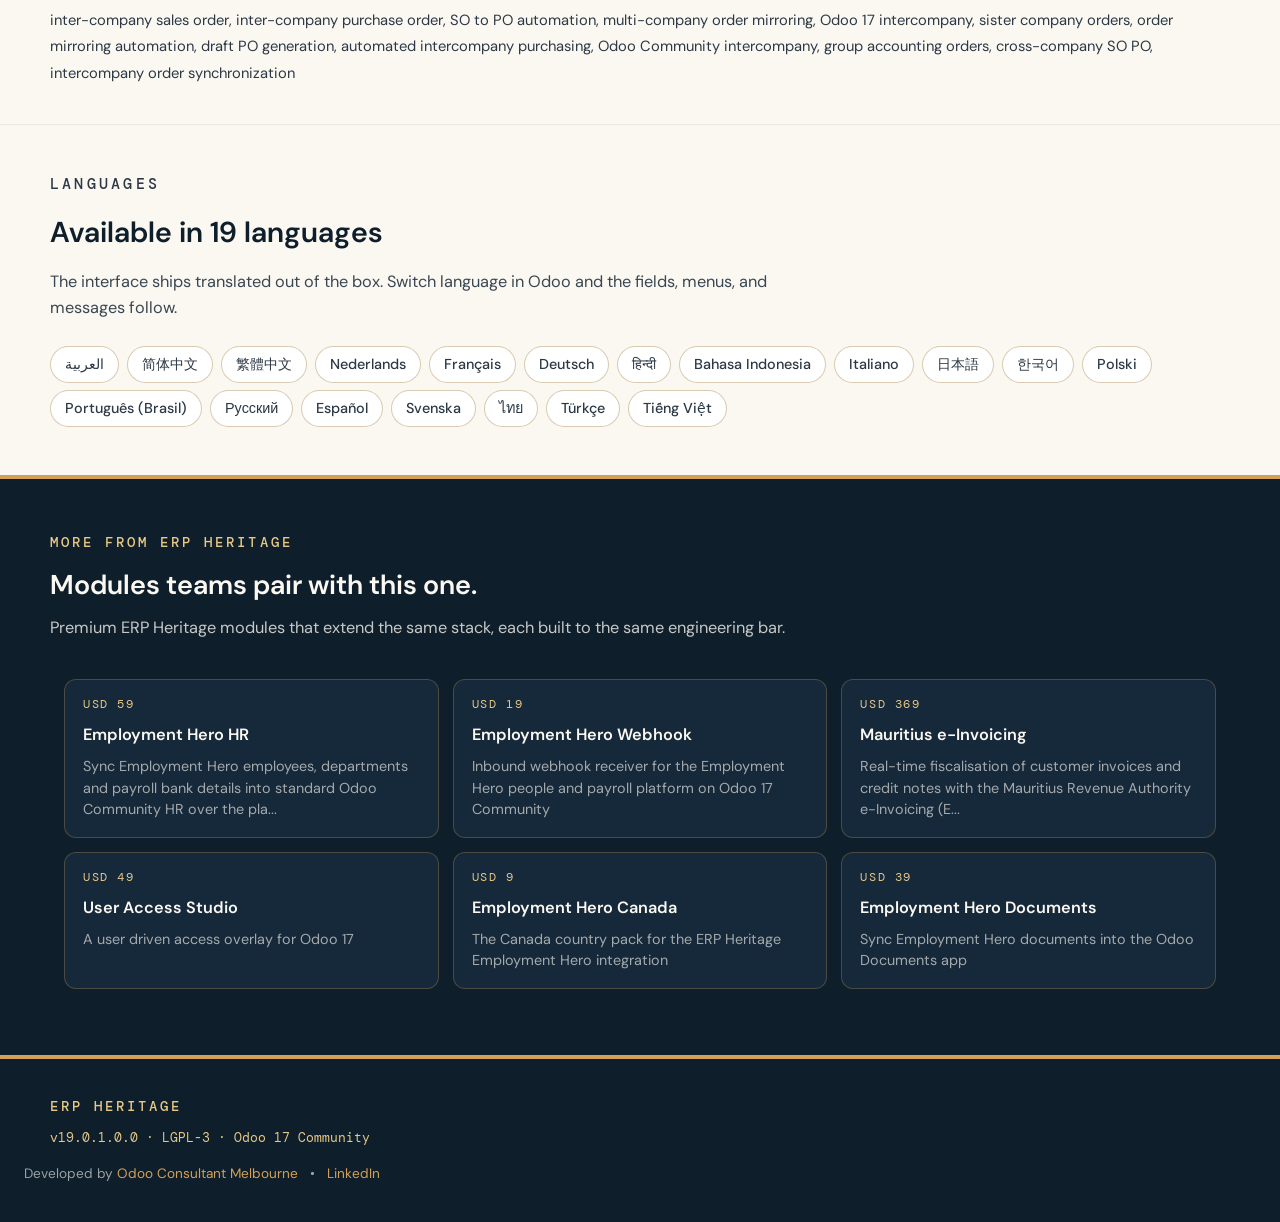
<file: custom_addons/eh_account_intercompany_so_po/static/description/index.html>
<!DOCTYPE html>
<html lang="en">
<head>
<meta charset="UTF-8">
<title>Inter-Company SO/PO Mirroring | ERP Heritage</title>
<meta name="viewport" content="width=device-width, initial-scale=1">
<meta name="description" content="Extend inter-company automation to sales and purchase orders: confirmed SO drafts PO in partner company and vice versa, building on Inter-Company Rules invoice mirroring. Idempotent, no back-mirroring, Odoo 17 Community.">
<link rel="preconnect" href="https://fonts.googleapis.com">
<link rel="preconnect" href="https://fonts.gstatic.com" crossorigin>
<link href="https://fonts.googleapis.com/css2?family=DM+Sans:wght@400;500;600;700&family=DM+Mono:wght@400;500&display=swap" rel="stylesheet">
</head>
<body style="margin:0;padding:0;background-color:#FBF8F2;color:#0E1E2B;font-family:'DM Sans',-apple-system,BlinkMacSystemFont,'Segoe UI',Roboto,system-ui,sans-serif;font-size:16px;line-height:1.6;font-weight:400;">
<header style="background-color:#0E1E2B;color:#FBF8F2;padding:60px 24px 52px 24px;border-bottom:4px solid #D4A055;">
  <div style="max-width:1180px;margin:0 auto;">
    <div style="margin-bottom:16px;"><span style="font-size:0.86rem;font-weight:500;letter-spacing:0.22em;text-transform:uppercase;color:#E8C887;font-family:'DM Mono',ui-monospace,monospace;">ERP Heritage &middot; Accounting Suite</span></div>
    <div style="width:220px;height:2px;background-color:#D4A055;margin:14px 0 18px 0;"></div>
    <span style="display:inline-block;font-family:'DM Mono',ui-monospace,monospace;font-size:0.78rem;font-weight:500;letter-spacing:0.2em;text-transform:uppercase;color:#D4A055;padding:4px 12px;border:1px solid rgba(212,160,85,0.65);border-radius:999px;margin:4px 6px 8px 0;">ERP Heritage Accounting Suite</span>
    <h1 style="font-size:2.6rem;margin:6px 0 10px 0;font-weight:700;letter-spacing:-0.01em;color:#FBF8F2;">Inter-Company SO/PO Mirroring</h1>
    <p style="margin:14px 0 0 0;font-size:1.15rem;line-height:1.65;max-width:760px;color:rgba(251,248,242,0.88);">Automatically draft matching purchase and sales orders when inter-company partners confirm orders, completing the mirror cycle from invoices to order lines.</p>
    <div style="margin-top:24px;"><span style="display:inline-block;background-color:#D4A055;border:1px solid #A07A3F;color:#0E1E2B;padding:6px 14px;border-radius:999px;font-size:1.0rem;letter-spacing:0.04em;font-family:'DM Mono',ui-monospace,monospace;margin:4px 6px 0 0;font-weight:600;">Free · LGPL-3</span><span style="display:inline-block;background-color:rgba(255,255,255,0.06);border:1px solid rgba(255,255,255,0.18);color:#FBF8F2;padding:5px 12px;border-radius:999px;font-size:0.86rem;letter-spacing:0.05em;font-family:'DM Mono',ui-monospace,monospace;margin:4px 6px 0 0;">Automation</span><span style="display:inline-block;background-color:rgba(255,255,255,0.06);border:1px solid rgba(255,255,255,0.18);color:#FBF8F2;padding:5px 12px;border-radius:999px;font-size:0.86rem;letter-spacing:0.05em;font-family:'DM Mono',ui-monospace,monospace;margin:4px 6px 0 0;">Community</span><span style="display:inline-block;background-color:rgba(255,255,255,0.06);border:1px solid rgba(255,255,255,0.18);color:#FBF8F2;padding:5px 12px;border-radius:999px;font-size:0.86rem;letter-spacing:0.05em;font-family:'DM Mono',ui-monospace,monospace;margin:4px 6px 0 0;">v19.0.1.0.0</span></div>
  </div>
</header>
<section style="background-color:#1A2C3D;color:#FBF8F2;padding:20px 0;border-bottom:1px solid rgba(255,255,255,0.06);">
  <div style="max-width:1180px;margin:0 auto;padding:0 24px;display:table;width:100%;table-layout:fixed;"><div style="display:table-cell;font-family:'DM Mono',ui-monospace,monospace;font-size:0.82rem;letter-spacing:0.12em;text-transform:uppercase;color:#E8C887;padding:0 10px;vertical-align:middle;"><span style="display:inline-block;width:7px;height:7px;background-color:#D4A055;border-radius:50%;margin-right:7px;vertical-align:middle;"></span>SO to PO mirroring</div><div style="display:table-cell;font-family:'DM Mono',ui-monospace,monospace;font-size:0.82rem;letter-spacing:0.12em;text-transform:uppercase;color:#E8C887;padding:0 10px;vertical-align:middle;"><span style="display:inline-block;width:7px;height:7px;background-color:#D4A055;border-radius:50%;margin-right:7px;vertical-align:middle;"></span>PO to SO mirroring</div><div style="display:table-cell;font-family:'DM Mono',ui-monospace,monospace;font-size:0.82rem;letter-spacing:0.12em;text-transform:uppercase;color:#E8C887;padding:0 10px;vertical-align:middle;"><span style="display:inline-block;width:7px;height:7px;background-color:#D4A055;border-radius:50%;margin-right:7px;vertical-align:middle;"></span>Draft order generation</div><div style="display:table-cell;font-family:'DM Mono',ui-monospace,monospace;font-size:0.82rem;letter-spacing:0.12em;text-transform:uppercase;color:#E8C887;padding:0 10px;vertical-align:middle;"><span style="display:inline-block;width:7px;height:7px;background-color:#D4A055;border-radius:50%;margin-right:7px;vertical-align:middle;"></span>Idempotent mirroring</div><div style="display:table-cell;font-family:'DM Mono',ui-monospace,monospace;font-size:0.82rem;letter-spacing:0.12em;text-transform:uppercase;color:#E8C887;padding:0 10px;vertical-align:middle;"><span style="display:inline-block;width:7px;height:7px;background-color:#D4A055;border-radius:50%;margin-right:7px;vertical-align:middle;"></span>Inter-company user context</div></div>
</section>
<section style="padding:54px 0;background-color:#FBF8F2;">
  <div style="max-width:1180px;margin:0 auto;padding:0 24px;">
    <h2 style="font-size:0.92rem;text-transform:uppercase;letter-spacing:0.22em;color:#2C3845;margin:0 0 14px 0;font-weight:500;font-family:'DM Mono',ui-monospace,monospace;">Why this module</h2>
    <h3 style="font-size:1.8rem;margin:0 0 26px 0;font-weight:600;color:#0E1E2B;">Inter-Company SO/PO Mirroring</h3>
    <div style="display:table;width:100%;border-collapse:separate;border-spacing:18px;"><div style="display:table-row;"><div style="display:table-cell;width:33.33%;vertical-align:top;"><div style="background-color:#0E1E2B;color:#FBF8F2;border:1px solid #A07A3F;padding:24px;border-radius:10px;height:100%;box-sizing:border-box;"><div style="font-family:'DM Mono',ui-monospace,monospace;font-size:0.78rem;letter-spacing:0.2em;color:#E8C887;margin-bottom:10px;">Automation</div><h3 style="font-size:1.15rem;font-weight:600;margin:0 0 8px 0;color:#FBF8F2;">No manual order re-entry</h3><p style="font-size:1.0rem;color:rgba(251,248,242,0.86);line-height:1.6;margin:0;">Confirming an order in one company automatically drafts the mirror in the partner company, eliminating duplicate data entry and synchronization delays.</p></div></div><div style="display:table-cell;width:33.33%;vertical-align:top;"><div style="background-color:#F4EFE6;color:#0E1E2B;border:1px solid rgba(58,74,92,0.14);padding:24px;border-radius:10px;height:100%;box-sizing:border-box;"><div style="font-family:'DM Mono',ui-monospace,monospace;font-size:0.78rem;letter-spacing:0.2em;color:#D4A055;margin-bottom:10px;">Control</div><h3 style="font-size:1.15rem;font-weight:600;margin:0 0 8px 0;color:#0E1E2B;">Review before acceptance</h3><p style="font-size:1.0rem;color:#2C3845;line-height:1.6;margin:0;">Mirror orders land in draft so the receiving company can review lines, pricing, and quantities before confirming, preventing unwanted order commitments.</p></div></div><div style="display:table-cell;width:33.33%;vertical-align:top;"><div style="background-color:#F4EFE6;color:#0E1E2B;border:1px solid rgba(58,74,92,0.14);padding:24px;border-radius:10px;height:100%;box-sizing:border-box;"><div style="font-family:'DM Mono',ui-monospace,monospace;font-size:0.78rem;letter-spacing:0.2em;color:#D4A055;margin-bottom:10px;">Completeness</div><h3 style="font-size:1.15rem;font-weight:600;margin:0 0 8px 0;color:#0E1E2B;">Order-to-invoice alignment</h3><p style="font-size:1.0rem;color:#2C3845;line-height:1.6;margin:0;">Extends inter-company automation beyond invoices to include SO and PO, so mirror orders and mirror invoices stay aligned across the trade cycle.</p></div></div></div></div>
  </div>
</section>
<section style="padding:54px 0;background-color:#F4EFE6;border-top:1px solid rgba(58,74,92,0.10);border-bottom:1px solid rgba(58,74,92,0.10);">
  <div style="max-width:1180px;margin:0 auto;padding:0 24px;">
    <h2 style="font-size:0.92rem;text-transform:uppercase;letter-spacing:0.22em;color:#2C3845;margin:0 0 14px 0;font-weight:500;font-family:'DM Mono',ui-monospace,monospace;">Day in the life</h2>
    <h3 style="font-size:1.7rem;margin:0 0 16px 0;font-weight:600;color:#0E1E2B;">Monday morning: multi-company order sync</h3>
    <div style="background-color:#FBF8F2;border:1px solid rgba(58,74,92,0.14);border-radius:12px;padding:28px;max-width:920px;">
      <p style="font-size:1.05rem;line-height:1.75;color:#2C3845;margin:0;">Company A sales rep confirms a $50k SO to Company B (a sister entity). The module instantly drafts a PO in Company B with Company A as vendor, matching product, qty, and price. Company B procurement reviews the drafted PO, confirms it aligns with internal demand, and accepts. Later, when the purchase bill posts in Company B, the parent Inter-Company Rules module mirrors it back to a customer invoice in Company A. No manual PO creation, no pricing disputes, full audit trail.</p>
    </div>
  </div>
</section>
<section style="padding:54px 0;background-color:#0E1E2B;color:#FBF8F2;">
  <div style="max-width:1180px;margin:0 auto;padding:0 24px;">
    <h2 style="font-size:0.92rem;text-transform:uppercase;letter-spacing:0.22em;color:#E8C887;margin:0 0 14px 0;font-weight:500;font-family:'DM Mono',ui-monospace,monospace;">Edge cases</h2>
    <h3 style="font-size:1.8rem;margin:0 0 8px 0;font-weight:600;color:#FBF8F2;">The cases most modules quietly ignore.</h3>
    <p style="font-size:1.05rem;color:rgba(251,248,242,0.78);margin:0 0 26px 0;max-width:820px;">In the shipped code today, each one a place where a cheaper module silently does the wrong thing.</p>
    <div style="display:table;width:100%;border-collapse:separate;border-spacing:16px;"><div style="display:table-row;"><div style="display:table-cell;width:50%;vertical-align:top;"><div style="background-color:#1A2C3D;border:1px solid rgba(212,160,85,0.30);border-radius:10px;padding:20px;height:100%;box-sizing:border-box;"><div style="font-family:'DM Mono',ui-monospace,monospace;font-size:0.72rem;letter-spacing:0.16em;color:#D4A055;margin-bottom:6px;">Idempotency</div><p style="margin:0;font-size:1.0rem;line-height:1.6;color:rgba(251,248,242,0.92);">A mirror is never mirrored back. If SO A -&gt; PO B is created and then PO B is confirmed, no back-mirror SO is generated; the system detects the eh_ic_origin_so_id flag and skips re-mirroring.</p></div></div><div style="display:table-cell;width:50%;vertical-align:top;"><div style="background-color:#1A2C3D;border:1px solid rgba(212,160,85,0.30);border-radius:10px;padding:20px;height:100%;box-sizing:border-box;"><div style="font-family:'DM Mono',ui-monospace,monospace;font-size:0.72rem;letter-spacing:0.16em;color:#D4A055;margin-bottom:6px;">Non-IC partners</div><p style="margin:0;font-size:1.0rem;line-height:1.6;color:rgba(251,248,242,0.92);">Partners without a Represented Company or whose company matches the order company are skipped; no mirror is drafted, so regular external customers and internal transfers never trigger unintended mirroring.</p></div></div></div><div style="display:table-row;"><div style="display:table-cell;width:50%;vertical-align:top;"><div style="background-color:#1A2C3D;border:1px solid rgba(212,160,85,0.30);border-radius:10px;padding:20px;height:100%;box-sizing:border-box;"><div style="font-family:'DM Mono',ui-monospace,monospace;font-size:0.72rem;letter-spacing:0.16em;color:#D4A055;margin-bottom:6px;">Empty lines</div><p style="margin:0;font-size:1.0rem;line-height:1.6;color:rgba(251,248,242,0.92);">Lines without a product_id (section headers, service lines with display_type set) are filtered out during line mapping, so only concrete line items with product and quantity transfer to the mirror.</p></div></div><div style="display:table-cell;width:50%;vertical-align:top;"><div style="background-color:#1A2C3D;border:1px solid rgba(212,160,85,0.30);border-radius:10px;padding:20px;height:100%;box-sizing:border-box;"><div style="font-family:'DM Mono',ui-monospace,monospace;font-size:0.72rem;letter-spacing:0.16em;color:#D4A055;margin-bottom:6px;">No-config skip</div><p style="margin:0;font-size:1.0rem;line-height:1.6;color:rgba(251,248,242,0.92);">If the destination company has no enabled eh.intercompany.config record, mirroring is silently skipped; the order confirms normally without blocking, so missing config is not an error.</p></div></div></div><div style="display:table-row;"><div style="display:table-cell;width:50%;vertical-align:top;"><div style="background-color:#1A2C3D;border:1px solid rgba(212,160,85,0.30);border-radius:10px;padding:20px;height:100%;box-sizing:border-box;"><div style="font-family:'DM Mono',ui-monospace,monospace;font-size:0.72rem;letter-spacing:0.16em;color:#D4A055;margin-bottom:6px;">User context</div><p style="margin:0;font-size:1.0rem;line-height:1.6;color:rgba(251,248,242,0.92);">If the inter-company config specifies an intercompany_user_id, the mirror is created with that user's context; otherwise sudo() is used per standard Odoo multi-company patterns.</p></div></div><div style="display:table-cell;width:50%;"></div></div></div>
  </div>
</section>
<section style="padding:54px 0;background-color:#FBF8F2;">
  <div style="max-width:1180px;margin:0 auto;padding:0 24px;">
    <h2 style="font-size:0.92rem;text-transform:uppercase;letter-spacing:0.22em;color:#2C3845;margin:0 0 14px 0;font-weight:500;font-family:'DM Mono',ui-monospace,monospace;">What is inside</h2>
    <h3 style="font-size:1.7rem;margin:0 0 18px 0;font-weight:600;color:#0E1E2B;">Built to do the job, end to end.</h3>
    <ul style="margin:0;padding:0;list-style:none;"><li style="padding:8px 0;border-bottom:1px solid rgba(58,74,92,0.10);"><strong>models/intercompany_order_mixin.py.</strong> Shared abstract mixin resolving destination company from partner Represented Company, loading inter-company config, and applying configured user context; reused by both SO and PO so logic stays consistent with invoice-mirroring engine.</li><li style="padding:8px 0;border-bottom:1px solid rgba(58,74,92,0.10);"><strong>models/sale_order.py.</strong> Extends sale.order, adding eh_ic_mirror_po_id and eh_ic_origin_po_id fields; overrides action_confirm() to call _eh_ic_create_mirror_po() which builds draft PO lines and posts confirmation message to source SO chatter.</li><li style="padding:8px 0;border-bottom:1px solid rgba(58,74,92,0.10);"><strong>models/purchase_order.py.</strong> Extends purchase.order, adding eh_ic_mirror_so_id and eh_ic_origin_so_id fields; overrides button_confirm() to call _eh_ic_create_mirror_so() which builds draft SO lines and posts confirmation message to source PO chatter.</li><li style="padding:8px 0;border-bottom:1px solid rgba(58,74,92,0.10);"><strong>tests/test_so_po_mirror.py.</strong> Integration tests validating SO confirm -&gt; PO draft creation, PO confirm -&gt; SO draft creation, no mirroring for non-inter-company partners, and no back-mirroring of mirrors; covers both company contexts and line mapping.</li></ul>
  </div>
</section>
<section style="padding:48px 0;background-color:#F4EFE6;border-top:1px solid rgba(58,74,92,0.10);">
  <div style="max-width:1180px;margin:0 auto;padding:0 24px;">
    <h2 style="font-size:0.92rem;text-transform:uppercase;letter-spacing:0.22em;color:#2C3845;margin:0 0 12px 0;font-weight:500;font-family:'DM Mono',ui-monospace,monospace;">Honest about the edges</h2>
    <h3 style="font-size:1.4rem;margin:0 0 16px 0;font-weight:600;color:#0E1E2B;">What this does not do, so nothing surprises you.</h3>
    <ul style="margin:0;padding:0;list-style:none;max-width:920px;"><li style="padding:7px 0;color:#2C3845;font-size:1.0rem;line-height:1.6;">Requires eh_account_intercompany to be installed; mirrors are only created when a matching enabled inter-company config exists in the destination company.</li><li style="padding:7px 0;color:#2C3845;font-size:1.0rem;line-height:1.6;">Does not auto-confirm mirrored orders; mirrors land in draft state for manual review and confirmation by the receiving company.</li><li style="padding:7px 0;color:#2C3845;font-size:1.0rem;line-height:1.6;">Inter-company user context is applied only if the destination company's inter-company config specifies one; otherwise sudo() is used, so the creator's identity is not preserved in the mirror.</li><li style="padding:7px 0;color:#2C3845;font-size:1.0rem;line-height:1.6;">No tax or analytic distribution mapping; only product, quantity, unit price, and label are transferred. Tax and accounts are determined by the receiving company's standard rules when the mirror is confirmed.</li><li style="padding:7px 0;color:#2C3845;font-size:1.0rem;line-height:1.6;">Line-level discounts on the source order are not mapped; only the final price_unit on each line is transferred.</li></ul>
  </div>
</section>
<section style="padding:38px 0;background-color:#FBF8F2;border-top:1px solid rgba(58,74,92,0.10);">
  <div style="max-width:1180px;margin:0 auto;padding:0 24px;">
    <div style="font-family:'DM Mono',ui-monospace,monospace;font-size:0.74rem;letter-spacing:0.18em;text-transform:uppercase;color:#A07A3F;margin-bottom:10px;">Search</div>
    <p style="font-size:0.92rem;color:#2C3845;line-height:1.8;margin:0;">inter-company sales order, inter-company purchase order, SO to PO automation, multi-company order mirroring, Odoo 17 intercompany, sister company orders, order mirroring automation, draft PO generation, automated intercompany purchasing, Odoo Community intercompany, group accounting orders, cross-company SO PO, intercompany order synchronization</p>
  </div>
</section>
<!-- eh-i18n-langs-v1 -->
<section style="padding:48px 0;background-color:#FBF8F2;border-top:1px solid rgba(14,30,43,0.08);"><div style="max-width:1180px;margin:0 auto;padding:0 24px;"><h2 style="font-size:0.92rem;text-transform:uppercase;letter-spacing:0.22em;color:#2C3845;margin:0 0 12px 0;font-weight:500;font-family:'DM Mono',ui-monospace,monospace;">Languages</h2><h3 style="font-size:1.8rem;margin:0 0 14px 0;font-weight:600;color:#0E1E2B;">Available in 19 languages</h3><p style="margin:0 0 18px 0;font-size:1.02rem;line-height:1.6;color:#3A4753;max-width:780px;">The interface ships translated out of the box. Switch language in Odoo and the fields, menus, and messages follow.</p><div style="margin:0;"><span style="display:inline-block;background-color:#FFFFFF;border:1px solid rgba(160,122,63,0.40);color:#2C3845;padding:6px 14px;border-radius:999px;font-size:0.9rem;font-weight:500;font-family:'DM Sans',-apple-system,BlinkMacSystemFont,sans-serif;margin:7px 8px 0 0;">العربية</span><span style="display:inline-block;background-color:#FFFFFF;border:1px solid rgba(160,122,63,0.40);color:#2C3845;padding:6px 14px;border-radius:999px;font-size:0.9rem;font-weight:500;font-family:'DM Sans',-apple-system,BlinkMacSystemFont,sans-serif;margin:7px 8px 0 0;">简体中文</span><span style="display:inline-block;background-color:#FFFFFF;border:1px solid rgba(160,122,63,0.40);color:#2C3845;padding:6px 14px;border-radius:999px;font-size:0.9rem;font-weight:500;font-family:'DM Sans',-apple-system,BlinkMacSystemFont,sans-serif;margin:7px 8px 0 0;">繁體中文</span><span style="display:inline-block;background-color:#FFFFFF;border:1px solid rgba(160,122,63,0.40);color:#2C3845;padding:6px 14px;border-radius:999px;font-size:0.9rem;font-weight:500;font-family:'DM Sans',-apple-system,BlinkMacSystemFont,sans-serif;margin:7px 8px 0 0;">Nederlands</span><span style="display:inline-block;background-color:#FFFFFF;border:1px solid rgba(160,122,63,0.40);color:#2C3845;padding:6px 14px;border-radius:999px;font-size:0.9rem;font-weight:500;font-family:'DM Sans',-apple-system,BlinkMacSystemFont,sans-serif;margin:7px 8px 0 0;">Français</span><span style="display:inline-block;background-color:#FFFFFF;border:1px solid rgba(160,122,63,0.40);color:#2C3845;padding:6px 14px;border-radius:999px;font-size:0.9rem;font-weight:500;font-family:'DM Sans',-apple-system,BlinkMacSystemFont,sans-serif;margin:7px 8px 0 0;">Deutsch</span><span style="display:inline-block;background-color:#FFFFFF;border:1px solid rgba(160,122,63,0.40);color:#2C3845;padding:6px 14px;border-radius:999px;font-size:0.9rem;font-weight:500;font-family:'DM Sans',-apple-system,BlinkMacSystemFont,sans-serif;margin:7px 8px 0 0;">हिन्दी</span><span style="display:inline-block;background-color:#FFFFFF;border:1px solid rgba(160,122,63,0.40);color:#2C3845;padding:6px 14px;border-radius:999px;font-size:0.9rem;font-weight:500;font-family:'DM Sans',-apple-system,BlinkMacSystemFont,sans-serif;margin:7px 8px 0 0;">Bahasa Indonesia</span><span style="display:inline-block;background-color:#FFFFFF;border:1px solid rgba(160,122,63,0.40);color:#2C3845;padding:6px 14px;border-radius:999px;font-size:0.9rem;font-weight:500;font-family:'DM Sans',-apple-system,BlinkMacSystemFont,sans-serif;margin:7px 8px 0 0;">Italiano</span><span style="display:inline-block;background-color:#FFFFFF;border:1px solid rgba(160,122,63,0.40);color:#2C3845;padding:6px 14px;border-radius:999px;font-size:0.9rem;font-weight:500;font-family:'DM Sans',-apple-system,BlinkMacSystemFont,sans-serif;margin:7px 8px 0 0;">日本語</span><span style="display:inline-block;background-color:#FFFFFF;border:1px solid rgba(160,122,63,0.40);color:#2C3845;padding:6px 14px;border-radius:999px;font-size:0.9rem;font-weight:500;font-family:'DM Sans',-apple-system,BlinkMacSystemFont,sans-serif;margin:7px 8px 0 0;">한국어</span><span style="display:inline-block;background-color:#FFFFFF;border:1px solid rgba(160,122,63,0.40);color:#2C3845;padding:6px 14px;border-radius:999px;font-size:0.9rem;font-weight:500;font-family:'DM Sans',-apple-system,BlinkMacSystemFont,sans-serif;margin:7px 8px 0 0;">Polski</span><span style="display:inline-block;background-color:#FFFFFF;border:1px solid rgba(160,122,63,0.40);color:#2C3845;padding:6px 14px;border-radius:999px;font-size:0.9rem;font-weight:500;font-family:'DM Sans',-apple-system,BlinkMacSystemFont,sans-serif;margin:7px 8px 0 0;">Português (Brasil)</span><span style="display:inline-block;background-color:#FFFFFF;border:1px solid rgba(160,122,63,0.40);color:#2C3845;padding:6px 14px;border-radius:999px;font-size:0.9rem;font-weight:500;font-family:'DM Sans',-apple-system,BlinkMacSystemFont,sans-serif;margin:7px 8px 0 0;">Русский</span><span style="display:inline-block;background-color:#FFFFFF;border:1px solid rgba(160,122,63,0.40);color:#2C3845;padding:6px 14px;border-radius:999px;font-size:0.9rem;font-weight:500;font-family:'DM Sans',-apple-system,BlinkMacSystemFont,sans-serif;margin:7px 8px 0 0;">Español</span><span style="display:inline-block;background-color:#FFFFFF;border:1px solid rgba(160,122,63,0.40);color:#2C3845;padding:6px 14px;border-radius:999px;font-size:0.9rem;font-weight:500;font-family:'DM Sans',-apple-system,BlinkMacSystemFont,sans-serif;margin:7px 8px 0 0;">Svenska</span><span style="display:inline-block;background-color:#FFFFFF;border:1px solid rgba(160,122,63,0.40);color:#2C3845;padding:6px 14px;border-radius:999px;font-size:0.9rem;font-weight:500;font-family:'DM Sans',-apple-system,BlinkMacSystemFont,sans-serif;margin:7px 8px 0 0;">ไทย</span><span style="display:inline-block;background-color:#FFFFFF;border:1px solid rgba(160,122,63,0.40);color:#2C3845;padding:6px 14px;border-radius:999px;font-size:0.9rem;font-weight:500;font-family:'DM Sans',-apple-system,BlinkMacSystemFont,sans-serif;margin:7px 8px 0 0;">Türkçe</span><span style="display:inline-block;background-color:#FFFFFF;border:1px solid rgba(160,122,63,0.40);color:#2C3845;padding:6px 14px;border-radius:999px;font-size:0.9rem;font-weight:500;font-family:'DM Sans',-apple-system,BlinkMacSystemFont,sans-serif;margin:7px 8px 0 0;">Tiếng Việt</span></div></div></section>
<!-- EH_CROSSSELL_START -->
<section style="padding:52px 0;background-color:#0E1E2B;color:#FBF8F2;border-top:4px solid #D4A055;">
  <div style="max-width:1180px;margin:0 auto;padding:0 24px;">
    <div style="font-family:'DM Mono',ui-monospace,monospace;font-size:0.86rem;font-weight:500;letter-spacing:0.22em;text-transform:uppercase;color:#E8C887;margin-bottom:10px;">More from ERP Heritage</div>
    <h3 style="font-size:1.7rem;margin:0 0 8px 0;font-weight:600;color:#FBF8F2;">Modules teams pair with this one.</h3>
    <p style="font-size:1.02rem;color:rgba(251,248,242,0.78);margin:0 0 24px 0;max-width:820px;">Premium ERP Heritage modules that extend the same stack, each built to the same engineering bar.</p>
    <div style="display:table;width:100%;border-collapse:separate;border-spacing:14px;"><div style="display:table-row;"><div style="display:table-cell;width:33%;vertical-align:top;padding:16px 18px;background-color:#16293A;border:1px solid rgba(212,160,85,0.28);border-radius:12px;"><div style="font-family:'DM Mono',ui-monospace,monospace;font-size:0.72rem;letter-spacing:0.14em;text-transform:uppercase;color:#E8C887;margin-bottom:8px;">USD 59</div><a href="https://apps.odoo.com/apps/modules/19.0/eh_hero_hr/" target="_blank" style="color:#FBF8F2;text-decoration:none;font-weight:600;font-size:1.02rem;line-height:1.4;">Employment Hero HR</a><p style="margin:8px 0 0 0;font-size:0.9rem;line-height:1.5;color:rgba(251,248,242,0.82);"> <span style="color:rgba(251,248,242,0.62);font-weight:400;">Sync Employment Hero employees, departments and payroll bank details into standard Odoo Community HR over the pla...</span></p></div><div style="display:table-cell;width:33%;vertical-align:top;padding:16px 18px;background-color:#16293A;border:1px solid rgba(212,160,85,0.28);border-radius:12px;"><div style="font-family:'DM Mono',ui-monospace,monospace;font-size:0.72rem;letter-spacing:0.14em;text-transform:uppercase;color:#E8C887;margin-bottom:8px;">USD 19</div><a href="https://apps.odoo.com/apps/modules/19.0/eh_hero_webhook/" target="_blank" style="color:#FBF8F2;text-decoration:none;font-weight:600;font-size:1.02rem;line-height:1.4;">Employment Hero Webhook</a><p style="margin:8px 0 0 0;font-size:0.9rem;line-height:1.5;color:rgba(251,248,242,0.82);"> <span style="color:rgba(251,248,242,0.62);font-weight:400;">Inbound webhook receiver for the Employment Hero people and payroll platform on Odoo 17 Community</span></p></div><div style="display:table-cell;width:33%;vertical-align:top;padding:16px 18px;background-color:#16293A;border:1px solid rgba(212,160,85,0.28);border-radius:12px;"><div style="font-family:'DM Mono',ui-monospace,monospace;font-size:0.72rem;letter-spacing:0.14em;text-transform:uppercase;color:#E8C887;margin-bottom:8px;">USD 369</div><a href="https://apps.odoo.com/apps/modules/19.0/eh_l10n_mu_einvoicing/" target="_blank" style="color:#FBF8F2;text-decoration:none;font-weight:600;font-size:1.02rem;line-height:1.4;">Mauritius e-Invoicing</a><p style="margin:8px 0 0 0;font-size:0.9rem;line-height:1.5;color:rgba(251,248,242,0.82);"> <span style="color:rgba(251,248,242,0.62);font-weight:400;">Real-time fiscalisation of customer invoices and credit notes with the Mauritius Revenue Authority e-Invoicing (E...</span></p></div></div><div style="display:table-row;"><div style="display:table-cell;width:33%;vertical-align:top;padding:16px 18px;background-color:#16293A;border:1px solid rgba(212,160,85,0.28);border-radius:12px;"><div style="font-family:'DM Mono',ui-monospace,monospace;font-size:0.72rem;letter-spacing:0.14em;text-transform:uppercase;color:#E8C887;margin-bottom:8px;">USD 49</div><a href="https://apps.odoo.com/apps/modules/19.0/eh_access_studio/" target="_blank" style="color:#FBF8F2;text-decoration:none;font-weight:600;font-size:1.02rem;line-height:1.4;">User Access Studio</a><p style="margin:8px 0 0 0;font-size:0.9rem;line-height:1.5;color:rgba(251,248,242,0.82);"> <span style="color:rgba(251,248,242,0.62);font-weight:400;">A user driven access overlay for Odoo 17</span></p></div><div style="display:table-cell;width:33%;vertical-align:top;padding:16px 18px;background-color:#16293A;border:1px solid rgba(212,160,85,0.28);border-radius:12px;"><div style="font-family:'DM Mono',ui-monospace,monospace;font-size:0.72rem;letter-spacing:0.14em;text-transform:uppercase;color:#E8C887;margin-bottom:8px;">USD 9</div><a href="https://apps.odoo.com/apps/modules/19.0/eh_hero_country_ca/" target="_blank" style="color:#FBF8F2;text-decoration:none;font-weight:600;font-size:1.02rem;line-height:1.4;">Employment Hero Canada</a><p style="margin:8px 0 0 0;font-size:0.9rem;line-height:1.5;color:rgba(251,248,242,0.82);"> <span style="color:rgba(251,248,242,0.62);font-weight:400;">The Canada country pack for the ERP Heritage Employment Hero integration</span></p></div><div style="display:table-cell;width:33%;vertical-align:top;padding:16px 18px;background-color:#16293A;border:1px solid rgba(212,160,85,0.28);border-radius:12px;"><div style="font-family:'DM Mono',ui-monospace,monospace;font-size:0.72rem;letter-spacing:0.14em;text-transform:uppercase;color:#E8C887;margin-bottom:8px;">USD 39</div><a href="https://apps.odoo.com/apps/modules/19.0/eh_hero_ent_documents/" target="_blank" style="color:#FBF8F2;text-decoration:none;font-weight:600;font-size:1.02rem;line-height:1.4;">Employment Hero Documents</a><p style="margin:8px 0 0 0;font-size:0.9rem;line-height:1.5;color:rgba(251,248,242,0.82);"> <span style="color:rgba(251,248,242,0.62);font-weight:400;">Sync Employment Hero documents into the Odoo Documents app</span></p></div></div></div>
  </div>
</section>
<!-- EH_CROSSSELL_END -->
<footer style="background-color:#0E1E2B;color:#FBF8F2;padding:36px 24px;border-top:4px solid #D4A055;">
  <div style="max-width:1180px;margin:0 auto;">
    <div style="font-size:0.86rem;font-weight:500;letter-spacing:0.22em;text-transform:uppercase;color:#E8C887;font-family:'DM Mono',ui-monospace,monospace;margin-bottom:8px;">ERP Heritage</div>
    <p style="margin:10px 0 0 0;font-size:0.82rem;color:#E8C887;font-family:'DM Mono',ui-monospace,monospace;">v19.0.1.0.0 &middot; LGPL-3 &middot; Odoo 17 Community</p>
  </div>
<!-- EH_SEO_START -->
    <p style="margin:12px 0 0 0;"><span style="font-size:0.85rem;color:rgba(251,248,242,0.6);">Developed by <a href="https://www.erpheritage.com.au/odoo-partner-melbourne/" target="_blank" style="color:#D4A055;text-decoration:none;">Odoo Consultant Melbourne</a> <span style="margin:0 8px;">&bull;</span> <a href="https://www.linkedin.com/company/erpheritage/" target="_blank" style="color:#D4A055;text-decoration:none;">LinkedIn</a></span></p>
    <!-- EH_SEO_END -->
</footer>
</body>
</html>
</file>
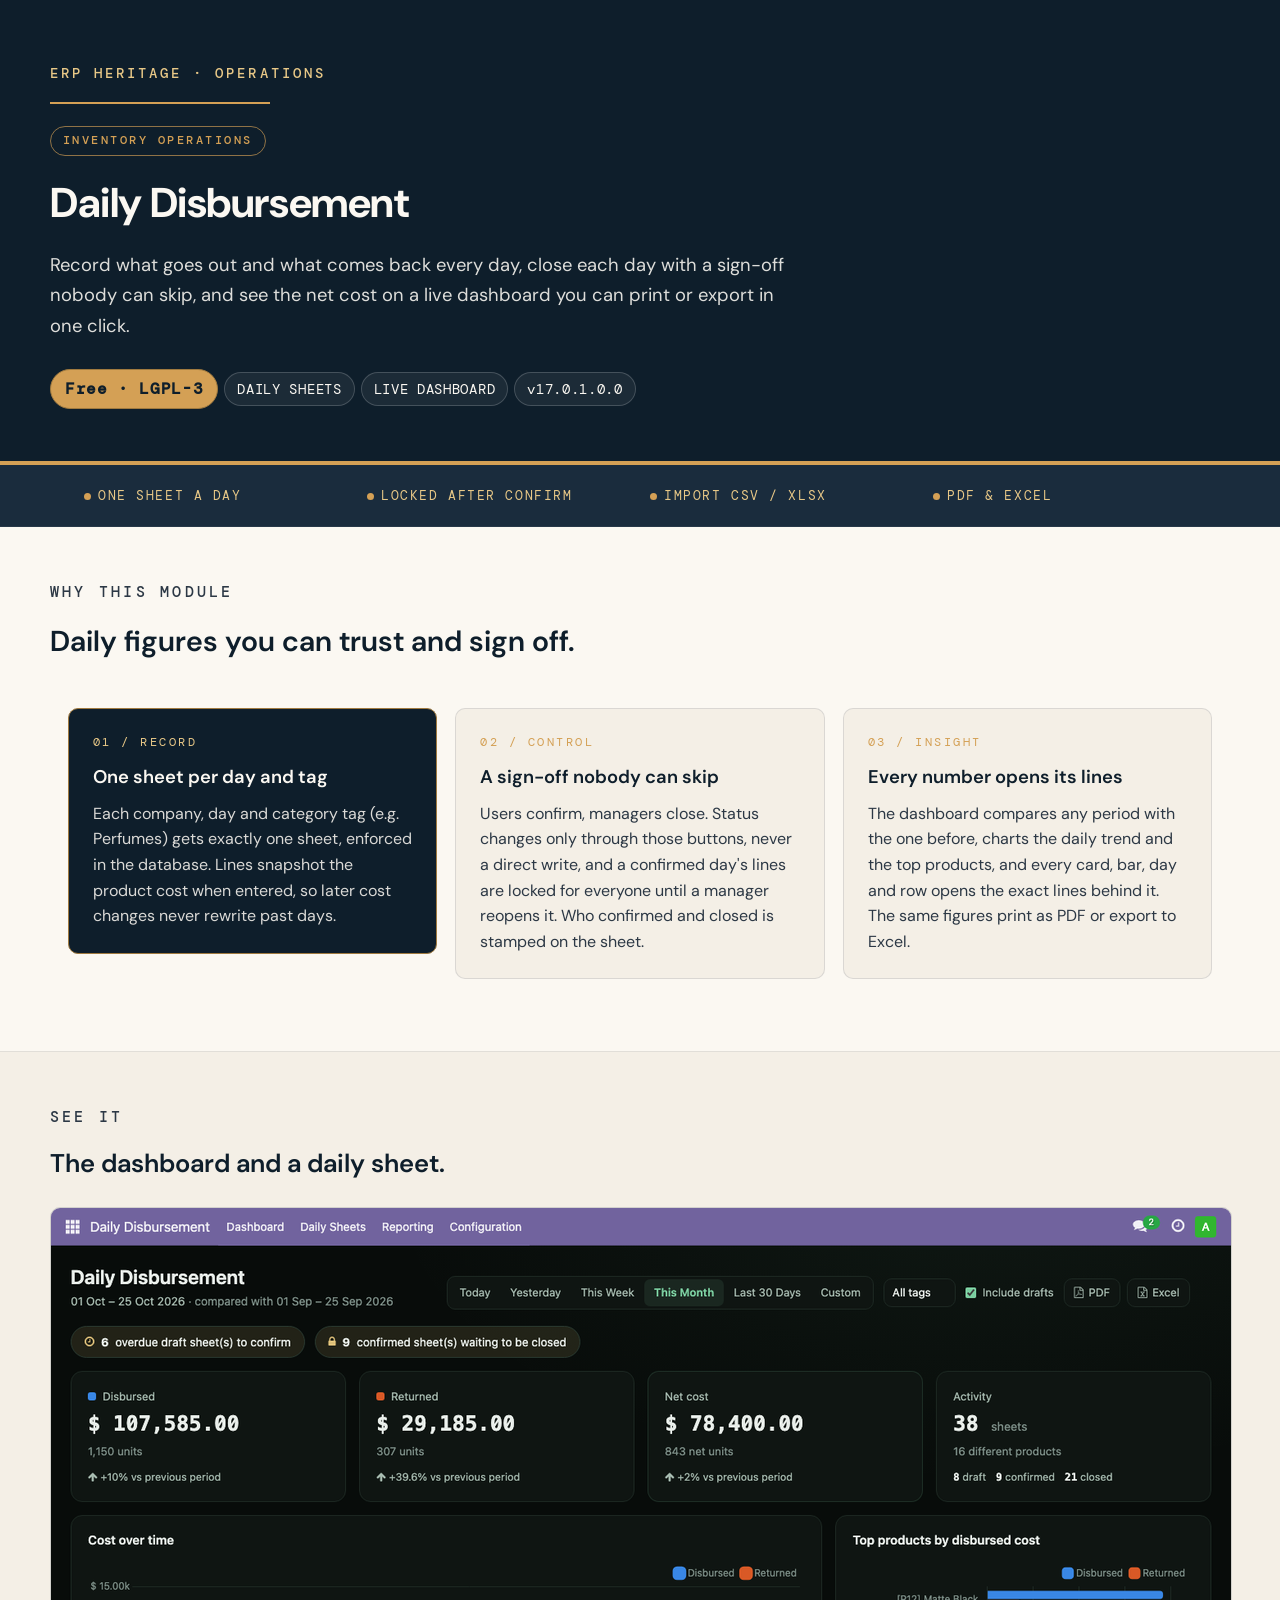
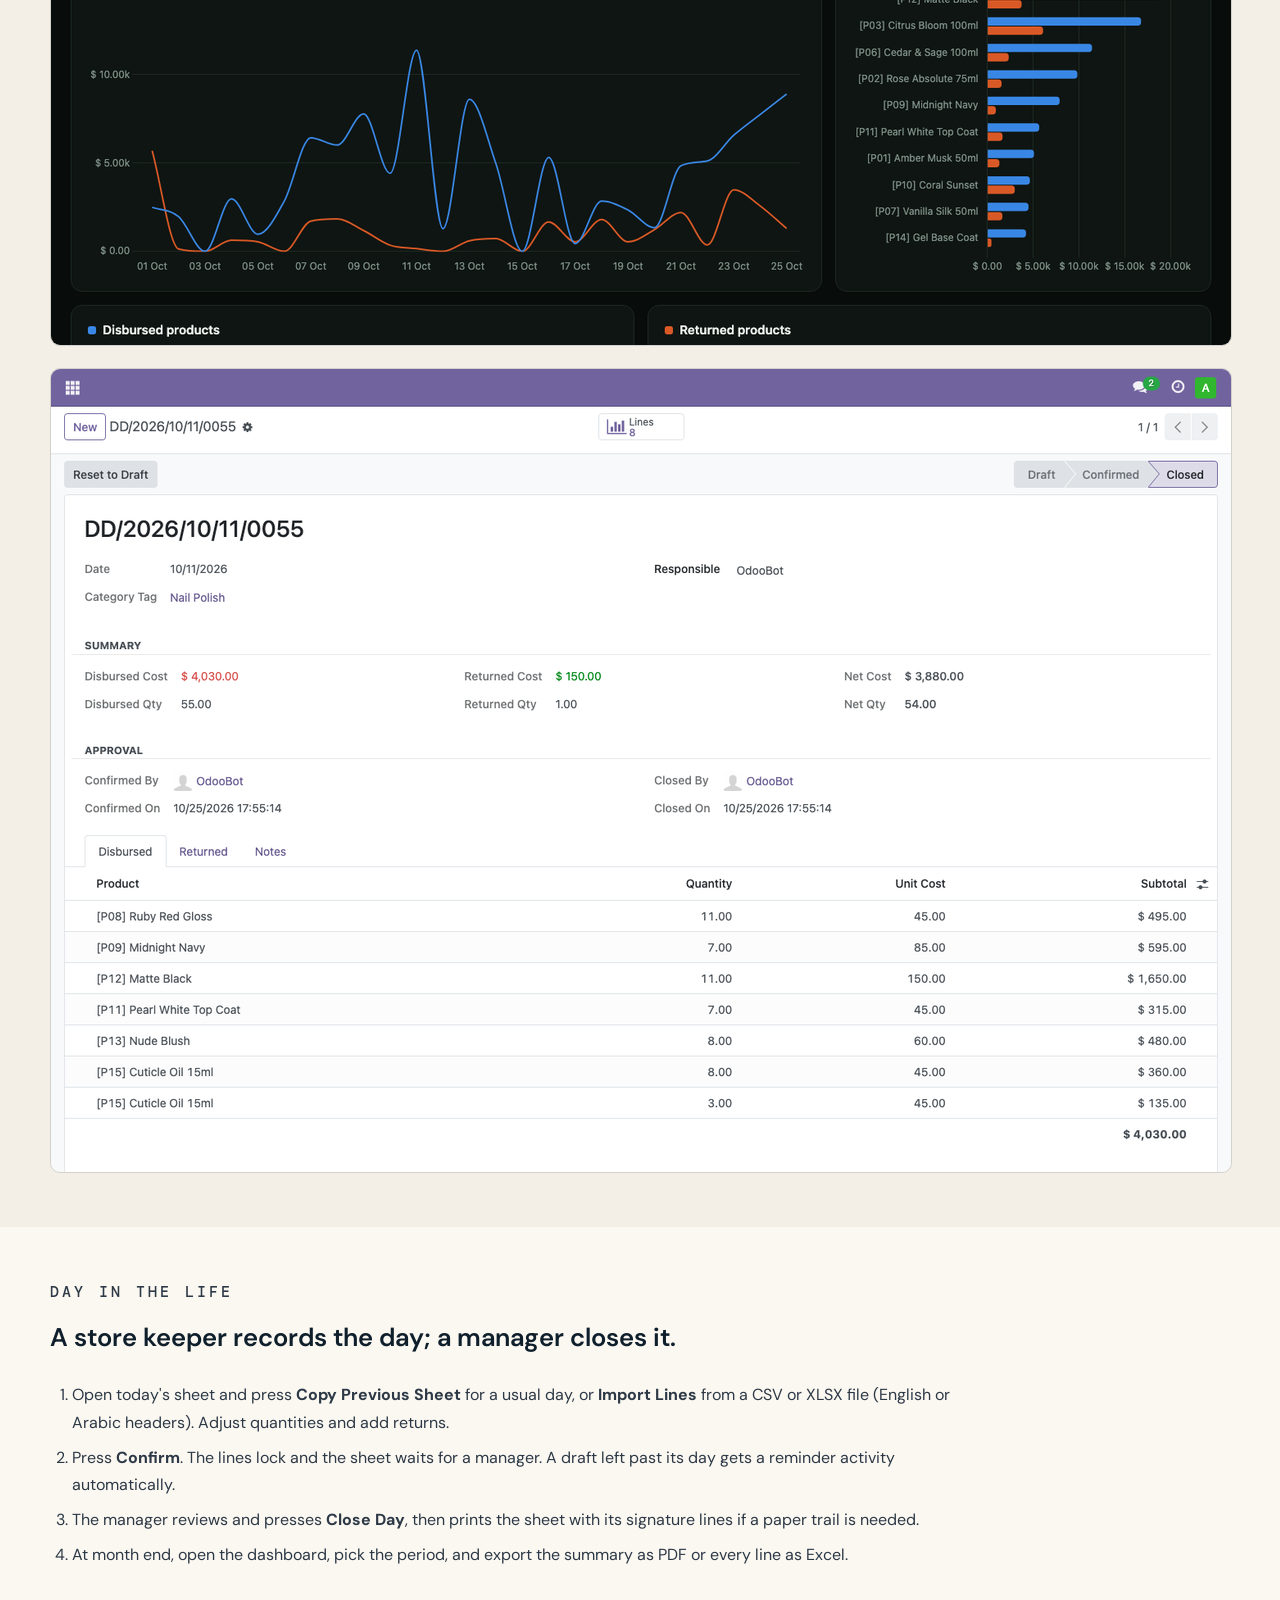
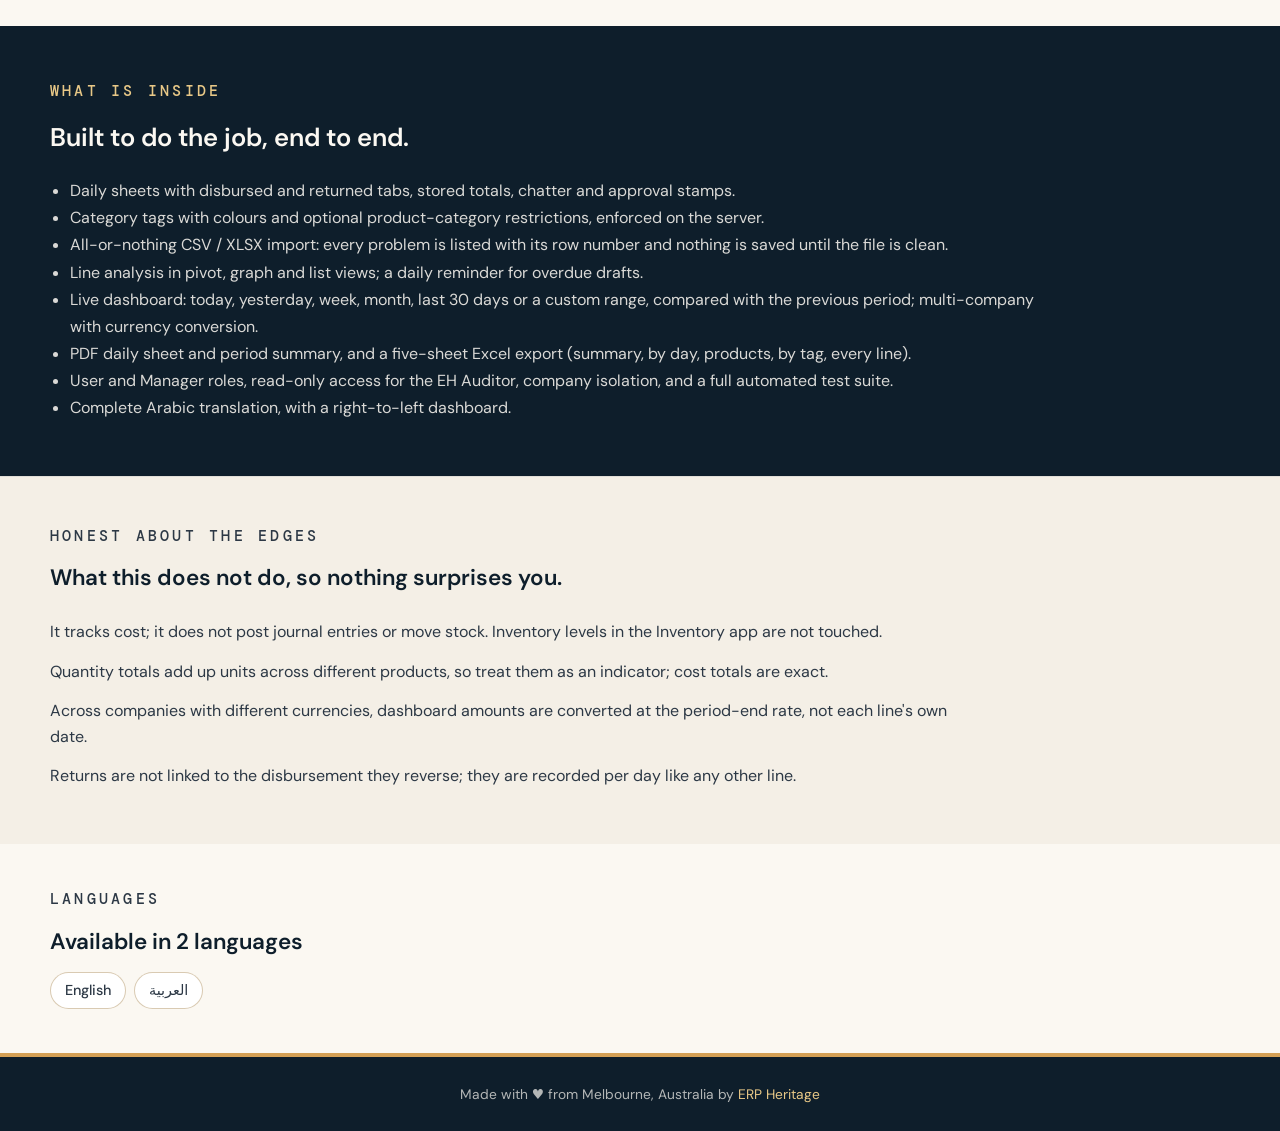
<file: custom_addons/eh_daily_disbursement/static/description/index.html>
<!DOCTYPE html>
<html lang="en">
<head>
<meta charset="UTF-8">
<title>Daily Disbursement | ERP Heritage</title>
<meta name="viewport" content="width=device-width, initial-scale=1">
<meta name="description" content="Daily product disbursement and return tracking for Odoo 17 Community: one sheet per company, day and category tag, a review-and-close workflow that cannot be bypassed, CSV/XLSX import, and a live cost dashboard with PDF and Excel export.">
<link rel="preconnect" href="https://fonts.googleapis.com">
<link rel="preconnect" href="https://fonts.gstatic.com" crossorigin>
<link href="https://fonts.googleapis.com/css2?family=DM+Sans:wght@400;500;600;700&family=DM+Mono:wght@400;500&display=swap" rel="stylesheet">
</head>
<body style="margin:0;padding:0;background-color:#FBF8F2;color:#0E1E2B;font-family:'DM Sans',-apple-system,BlinkMacSystemFont,'Segoe UI',Roboto,system-ui,sans-serif;font-size:16px;line-height:1.6;font-weight:400;">

<header style="background-color:#0E1E2B;color:#FBF8F2;padding:60px 24px 52px 24px;border-bottom:4px solid #D4A055;">
  <div style="max-width:1180px;margin:0 auto;">
    <div style="margin-bottom:16px;"><span style="font-size:0.86rem;font-weight:500;letter-spacing:0.22em;text-transform:uppercase;color:#E8C887;font-family:'DM Mono',ui-monospace,monospace;">ERP Heritage &middot; Operations</span></div>
    <div style="width:220px;height:2px;background-color:#D4A055;margin:14px 0 18px 0;"></div>
    <span style="display:inline-block;font-family:'DM Mono',ui-monospace,monospace;font-size:0.78rem;font-weight:500;letter-spacing:0.2em;text-transform:uppercase;color:#D4A055;padding:4px 12px;border:1px solid rgba(212,160,85,0.65);border-radius:999px;margin:4px 6px 8px 0;">INVENTORY OPERATIONS</span>
    <h1 style="font-size:2.6rem;margin:6px 0 10px 0;font-weight:700;letter-spacing:-0.01em;color:#FBF8F2;">Daily Disbursement</h1>
    <p style="margin:14px 0 0 0;font-size:1.15rem;line-height:1.65;max-width:760px;color:rgba(251,248,242,0.88);">Record what goes out and what comes back every day, close each day with a sign-off nobody can skip, and see the net cost on a live dashboard you can print or export in one click.</p>
    <div style="margin-top:24px;"><span style="display:inline-block;background-color:#D4A055;border:1px solid #A07A3F;color:#0E1E2B;padding:6px 14px;border-radius:999px;font-size:1.0rem;letter-spacing:0.04em;font-family:'DM Mono',ui-monospace,monospace;margin:4px 6px 0 0;font-weight:600;">Free · LGPL-3</span><span style="display:inline-block;background-color:rgba(255,255,255,0.06);border:1px solid rgba(255,255,255,0.18);color:#FBF8F2;padding:5px 12px;border-radius:999px;font-size:0.86rem;letter-spacing:0.05em;font-family:'DM Mono',ui-monospace,monospace;margin:4px 6px 0 0;">DAILY SHEETS</span><span style="display:inline-block;background-color:rgba(255,255,255,0.06);border:1px solid rgba(255,255,255,0.18);color:#FBF8F2;padding:5px 12px;border-radius:999px;font-size:0.86rem;letter-spacing:0.05em;font-family:'DM Mono',ui-monospace,monospace;margin:4px 6px 0 0;">LIVE DASHBOARD</span><span style="display:inline-block;background-color:rgba(255,255,255,0.06);border:1px solid rgba(255,255,255,0.18);color:#FBF8F2;padding:5px 12px;border-radius:999px;font-size:0.86rem;letter-spacing:0.05em;font-family:'DM Mono',ui-monospace,monospace;margin:4px 6px 0 0;">v17.0.1.0.0</span></div>
  </div>
</header>

<section style="background-color:#1A2C3D;color:#FBF8F2;padding:20px 0;border-bottom:1px solid rgba(255,255,255,0.06);">
  <div style="max-width:1180px;margin:0 auto;padding:0 24px;display:table;width:100%;table-layout:fixed;box-sizing:border-box;"><div style="display:table-cell;font-family:'DM Mono',ui-monospace,monospace;font-size:0.82rem;letter-spacing:0.12em;text-transform:uppercase;color:#E8C887;padding:0 10px;vertical-align:middle;"><span style="display:inline-block;width:7px;height:7px;background-color:#D4A055;border-radius:50%;margin-right:7px;vertical-align:middle;"></span>One sheet a day</div><div style="display:table-cell;font-family:'DM Mono',ui-monospace,monospace;font-size:0.82rem;letter-spacing:0.12em;text-transform:uppercase;color:#E8C887;padding:0 10px;vertical-align:middle;"><span style="display:inline-block;width:7px;height:7px;background-color:#D4A055;border-radius:50%;margin-right:7px;vertical-align:middle;"></span>Locked after confirm</div><div style="display:table-cell;font-family:'DM Mono',ui-monospace,monospace;font-size:0.82rem;letter-spacing:0.12em;text-transform:uppercase;color:#E8C887;padding:0 10px;vertical-align:middle;"><span style="display:inline-block;width:7px;height:7px;background-color:#D4A055;border-radius:50%;margin-right:7px;vertical-align:middle;"></span>Import CSV / XLSX</div><div style="display:table-cell;font-family:'DM Mono',ui-monospace,monospace;font-size:0.82rem;letter-spacing:0.12em;text-transform:uppercase;color:#E8C887;padding:0 10px;vertical-align:middle;"><span style="display:inline-block;width:7px;height:7px;background-color:#D4A055;border-radius:50%;margin-right:7px;vertical-align:middle;"></span>PDF &amp; Excel</div></div>
</section>

<section style="padding:54px 0;background-color:#FBF8F2;">
  <div style="max-width:1180px;margin:0 auto;padding:0 24px;">
    <h2 style="font-size:0.92rem;text-transform:uppercase;letter-spacing:0.22em;color:#2C3845;margin:0 0 14px 0;font-weight:500;font-family:'DM Mono',ui-monospace,monospace;">Why this module</h2>
    <h3 style="font-size:1.8rem;margin:0 0 26px 0;font-weight:600;color:#0E1E2B;">Daily figures you can trust and sign off.</h3>
    <div style="display:table;width:100%;border-collapse:separate;border-spacing:18px;"><div style="display:table-row;">
      <div style="display:table-cell;width:33.33%;vertical-align:top;"><div style="background-color:#0E1E2B;color:#FBF8F2;border:1px solid #A07A3F;padding:24px;border-radius:10px;height:100%;box-sizing:border-box;"><div style="font-family:'DM Mono',ui-monospace,monospace;font-size:0.78rem;letter-spacing:0.2em;color:#E8C887;margin-bottom:10px;">01 / RECORD</div><h3 style="font-size:1.15rem;font-weight:600;margin:0 0 8px 0;color:#FBF8F2;">One sheet per day and tag</h3><p style="font-size:1.0rem;color:rgba(251,248,242,0.86);line-height:1.6;margin:0;">Each company, day and category tag (e.g. Perfumes) gets exactly one sheet, enforced in the database. Lines snapshot the product cost when entered, so later cost changes never rewrite past days.</p></div></div>
      <div style="display:table-cell;width:33.33%;vertical-align:top;"><div style="background-color:#F4EFE6;color:#0E1E2B;border:1px solid rgba(58,74,92,0.14);padding:24px;border-radius:10px;height:100%;box-sizing:border-box;"><div style="font-family:'DM Mono',ui-monospace,monospace;font-size:0.78rem;letter-spacing:0.2em;color:#D4A055;margin-bottom:10px;">02 / CONTROL</div><h3 style="font-size:1.15rem;font-weight:600;margin:0 0 8px 0;color:#0E1E2B;">A sign-off nobody can skip</h3><p style="font-size:1.0rem;color:#2C3845;line-height:1.6;margin:0;">Users confirm, managers close. Status changes only through those buttons, never a direct write, and a confirmed day's lines are locked for everyone until a manager reopens it. Who confirmed and closed is stamped on the sheet.</p></div></div>
      <div style="display:table-cell;width:33.33%;vertical-align:top;"><div style="background-color:#F4EFE6;color:#0E1E2B;border:1px solid rgba(58,74,92,0.14);padding:24px;border-radius:10px;height:100%;box-sizing:border-box;"><div style="font-family:'DM Mono',ui-monospace,monospace;font-size:0.78rem;letter-spacing:0.2em;color:#D4A055;margin-bottom:10px;">03 / INSIGHT</div><h3 style="font-size:1.15rem;font-weight:600;margin:0 0 8px 0;color:#0E1E2B;">Every number opens its lines</h3><p style="font-size:1.0rem;color:#2C3845;line-height:1.6;margin:0;">The dashboard compares any period with the one before, charts the daily trend and the top products, and every card, bar, day and row opens the exact lines behind it. The same figures print as PDF or export to Excel.</p></div></div>
    </div></div>
  </div>
</section>

<section style="padding:54px 0;background-color:#F4EFE6;border-top:1px solid rgba(58,74,92,0.10);">
  <div style="max-width:1180px;margin:0 auto;padding:0 24px;">
    <h2 style="font-size:0.92rem;text-transform:uppercase;letter-spacing:0.22em;color:#2C3845;margin:0 0 14px 0;font-weight:500;font-family:'DM Mono',ui-monospace,monospace;">See it</h2>
    <h3 style="font-size:1.6rem;margin:0 0 22px 0;font-weight:600;color:#0E1E2B;">The dashboard and a daily sheet.</h3>
    <img src="dashboard.png" alt="Daily Disbursement dashboard" style="display:block;width:100%;max-width:1180px;border-radius:10px;border:1px solid rgba(58,74,92,0.18);margin:0 0 22px 0;">
    <img src="sheet_form.png" alt="A daily disbursement sheet" style="display:block;width:100%;max-width:1180px;border-radius:10px;border:1px solid rgba(58,74,92,0.18);">
  </div>
</section>

<section style="padding:54px 0;background-color:#FBF8F2;">
  <div style="max-width:1180px;margin:0 auto;padding:0 24px;">
    <h2 style="font-size:0.92rem;text-transform:uppercase;letter-spacing:0.22em;color:#2C3845;margin:0 0 14px 0;font-weight:500;font-family:'DM Mono',ui-monospace,monospace;">Day in the life</h2>
    <h3 style="font-size:1.6rem;margin:0 0 18px 0;font-weight:600;color:#0E1E2B;">A store keeper records the day; a manager closes it.</h3>
    <ol style="margin:0;padding:0 0 0 22px;max-width:920px;color:#2C3845;font-size:1.0rem;line-height:1.7;">
      <li style="padding:4px 0;">Open today's sheet and press <b>Copy Previous Sheet</b> for a usual day, or <b>Import Lines</b> from a CSV or XLSX file (English or Arabic headers). Adjust quantities and add returns.</li>
      <li style="padding:4px 0;">Press <b>Confirm</b>. The lines lock and the sheet waits for a manager. A draft left past its day gets a reminder activity automatically.</li>
      <li style="padding:4px 0;">The manager reviews and presses <b>Close Day</b>, then prints the sheet with its signature lines if a paper trail is needed.</li>
      <li style="padding:4px 0;">At month end, open the dashboard, pick the period, and export the summary as PDF or every line as Excel.</li>
    </ol>
  </div>
</section>

<section style="padding:54px 0;background-color:#0E1E2B;color:#FBF8F2;">
  <div style="max-width:1180px;margin:0 auto;padding:0 24px;">
    <h2 style="font-size:0.92rem;text-transform:uppercase;letter-spacing:0.22em;color:#E8C887;margin:0 0 14px 0;font-weight:500;font-family:'DM Mono',ui-monospace,monospace;">What is inside</h2>
    <h3 style="font-size:1.6rem;margin:0 0 18px 0;font-weight:600;color:#FBF8F2;">Built to do the job, end to end.</h3>
    <ul style="margin:0;padding:0 0 0 20px;max-width:980px;color:rgba(251,248,242,0.86);font-size:1.0rem;line-height:1.7;">
      <li>Daily sheets with disbursed and returned tabs, stored totals, chatter and approval stamps.</li>
      <li>Category tags with colours and optional product-category restrictions, enforced on the server.</li>
      <li>All-or-nothing CSV / XLSX import: every problem is listed with its row number and nothing is saved until the file is clean.</li>
      <li>Line analysis in pivot, graph and list views; a daily reminder for overdue drafts.</li>
      <li>Live dashboard: today, yesterday, week, month, last 30 days or a custom range, compared with the previous period; multi-company with currency conversion.</li>
      <li>PDF daily sheet and period summary, and a five-sheet Excel export (summary, by day, products, by tag, every line).</li>
      <li>User and Manager roles, read-only access for the EH Auditor, company isolation, and a full automated test suite.</li>
      <li>Complete Arabic translation, with a right-to-left dashboard.</li>
    </ul>
  </div>
</section>

<section style="padding:48px 0;background-color:#F4EFE6;border-top:1px solid rgba(58,74,92,0.10);">
  <div style="max-width:1180px;margin:0 auto;padding:0 24px;">
    <h2 style="font-size:0.92rem;text-transform:uppercase;letter-spacing:0.22em;color:#2C3845;margin:0 0 12px 0;font-weight:500;font-family:'DM Mono',ui-monospace,monospace;">Honest about the edges</h2>
    <h3 style="font-size:1.4rem;margin:0 0 16px 0;font-weight:600;color:#0E1E2B;">What this does not do, so nothing surprises you.</h3>
    <ul style="margin:0;padding:0;list-style:none;max-width:920px;">
      <li style="padding:7px 0;color:#2C3845;font-size:1.0rem;line-height:1.6;">It tracks cost; it does not post journal entries or move stock. Inventory levels in the Inventory app are not touched.</li>
      <li style="padding:7px 0;color:#2C3845;font-size:1.0rem;line-height:1.6;">Quantity totals add up units across different products, so treat them as an indicator; cost totals are exact.</li>
      <li style="padding:7px 0;color:#2C3845;font-size:1.0rem;line-height:1.6;">Across companies with different currencies, dashboard amounts are converted at the period-end rate, not each line's own date.</li>
      <li style="padding:7px 0;color:#2C3845;font-size:1.0rem;line-height:1.6;">Returns are not linked to the disbursement they reverse; they are recorded per day like any other line.</li>
    </ul>
  </div>
</section>

<section style="padding:44px 0;background-color:#FBF8F2;">
  <div style="max-width:1180px;margin:0 auto;padding:0 24px;">
    <h2 style="font-size:0.92rem;text-transform:uppercase;letter-spacing:0.22em;color:#2C3845;margin:0 0 12px 0;font-weight:500;font-family:'DM Mono',ui-monospace,monospace;">Languages</h2>
    <h3 style="font-size:1.4rem;margin:0 0 6px 0;font-weight:600;color:#0E1E2B;">Available in 2 languages</h3>
    <div><span style="display:inline-block;background-color:#FFFFFF;border:1px solid rgba(160,122,63,0.40);color:#2C3845;padding:6px 14px;border-radius:999px;font-size:0.9rem;font-weight:500;margin:7px 8px 0 0;">English</span><span style="display:inline-block;background-color:#FFFFFF;border:1px solid rgba(160,122,63,0.40);color:#2C3845;padding:6px 14px;border-radius:999px;font-size:0.9rem;font-weight:500;margin:7px 8px 0 0;">العربية</span></div>
  </div>
</section>

<footer style="background-color:#0E1E2B;color:rgba(251,248,242,0.7);padding:26px 24px;text-align:center;font-size:0.86rem;border-top:4px solid #D4A055;">
  Made with &#x2665; from Melbourne, Australia by <a href="https://www.erpheritage.com.au/" target="_blank" style="color:#E8C887;text-decoration:none;">ERP Heritage</a>
</footer>
</body>
</html>
</file>
